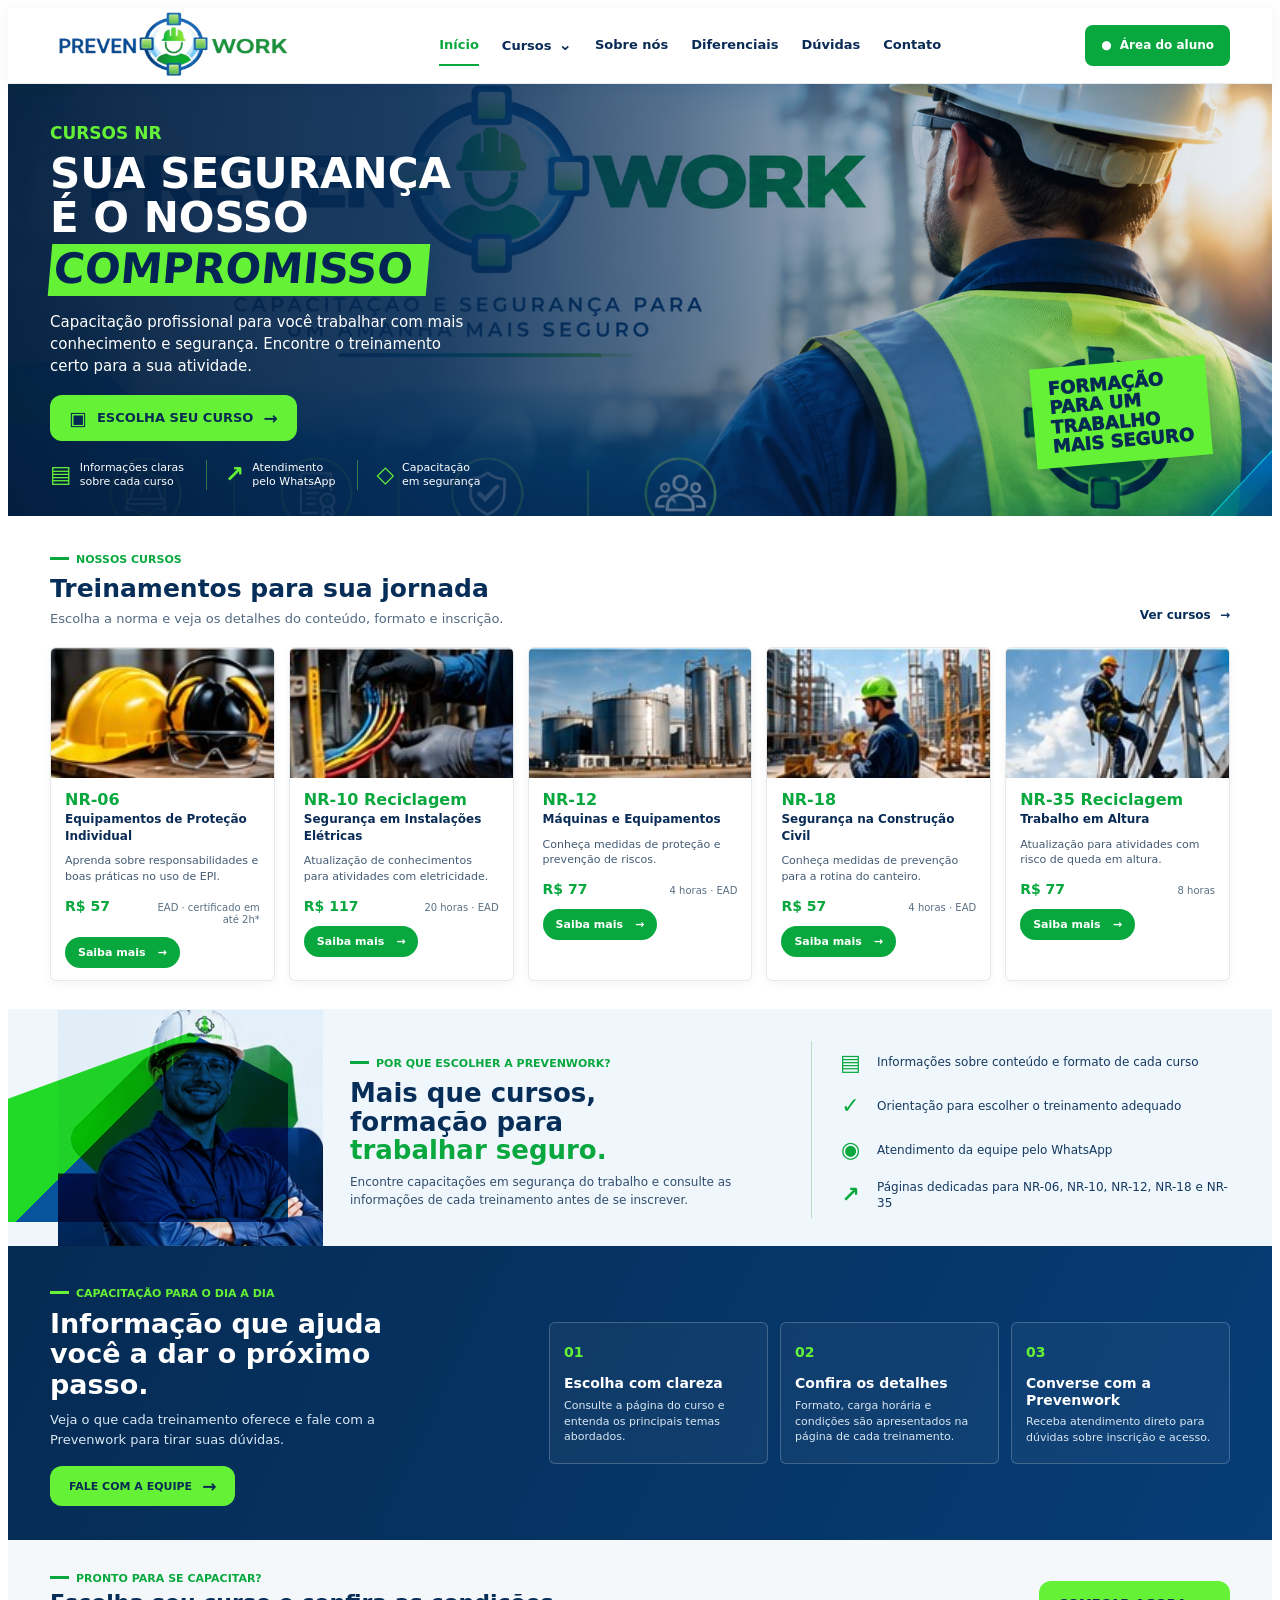
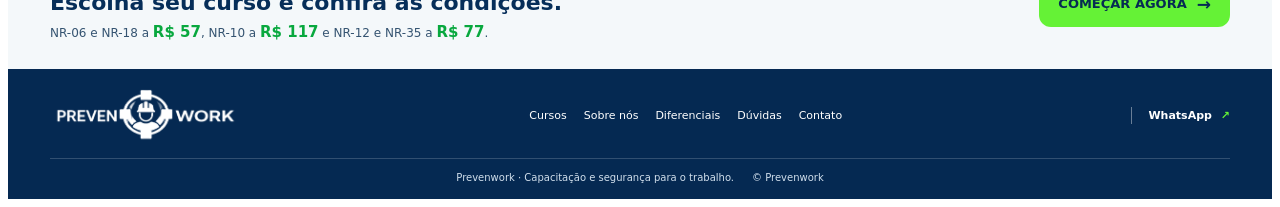
<file: index.html>
<!doctype html>
<html lang="pt-BR">
<head>
  <meta charset="utf-8">
  <meta name="viewport" content="width=device-width, initial-scale=1">
  <meta name="theme-color" content="#062e59">
  <meta name="description" content="Cursos NR-06, NR-10 Reciclagem, NR-12, NR-18 e NR-35 da Prevenwork. Conheça os treinamentos e escolha sua próxima capacitação em segurança do trabalho.">
  <link rel="icon" type="image/png" href="favicon.png">
  <!-- Google tag (gtag.js) -->
  <script async src="https://www.googletagmanager.com/gtag/js?id=G-SFPSN2C7K3"></script>
  <script>
    window.dataLayer = window.dataLayer || [];
    function gtag(){dataLayer.push(arguments);}
    gtag('js', new Date());
    gtag('config', 'G-SFPSN2C7K3');
  </script>
  <link rel="stylesheet" href="site.css">
  <title>Prevenwork | Cursos de Segurança do Trabalho</title>
</head>
<body class="site-main home-page">
  <header class="site-header home-header">
    <nav class="site-nav" aria-label="Navegação principal">
      <a class="site-brand" href="index.html" aria-label="Prevenwork, página inicial" data-track="navigation_click" data-track-location="header"><img src="logo-prevenwork.png" alt="Prevenwork"></a>
      <button class="mobile-menu-toggle" type="button" aria-expanded="false" aria-controls="home-menu" aria-label="Abrir menu"><span></span><span></span><span></span></button>
      <div class="site-nav-links" id="home-menu">
        <a href="index.html" aria-current="page" data-track="navigation_click" data-track-location="header">Início</a>
        <details class="nav-dropdown"><summary>Cursos</summary><div class="nav-dropdown-menu"><a href="nr06.html" data-track="navigation_click" data-track-location="course_menu">NR-06</a><a href="nr10.html" data-track="navigation_click" data-track-location="course_menu">NR-10 Reciclagem</a><a href="nr12.html" data-track="navigation_click" data-track-location="course_menu">NR-12</a><a href="nr18.html" data-track="navigation_click" data-track-location="course_menu">NR-18</a><a href="nr35.html" data-track="navigation_click" data-track-location="course_menu">NR-35 Reciclagem</a></div></details>
        <a href="#sobre" data-track="navigation_click" data-track-location="header">Sobre nós</a>
        <a href="#diferenciais" data-track="navigation_click" data-track-location="header">Diferenciais</a>
        <a href="#duvidas" data-track="navigation_click" data-track-location="header">Dúvidas</a>
        <a href="#contato" data-track="navigation_click" data-track-location="header">Contato</a>
      </div>
      <a class="student-link" href="https://wa.me/5524992492610?text=Ol%C3%A1!%20Preciso%20de%20ajuda%20com%20meu%20acesso%20ao%20curso." target="_blank" rel="noopener" data-track="cta_click" data-track-type="whatsapp" data-track-location="student_area"><span aria-hidden="true">●</span> Área do aluno</a>
    </nav>
  </header>
  <main>
    <section class="home-hero">
      <div class="home-hero-shade"></div>
      <div class="home-wrap home-hero-content">
        <span class="home-kicker">Cursos NR</span>
        <h1>Sua segurança<br>é o nosso <span>compromisso</span></h1>
        <p>Capacitação profissional para você trabalhar com mais conhecimento e segurança. Encontre o treinamento certo para a sua atividade.</p>
        <a class="home-button home-button-lime" href="#cursos" data-track="navigation_click" data-track-location="home_hero"><span aria-hidden="true">▣</span> Escolha seu curso <b aria-hidden="true">→</b></a>
        <div class="hero-assurances"><span><b aria-hidden="true">▤</b> Informações claras<br>sobre cada curso</span><span><b aria-hidden="true">↗</b> Atendimento<br>pelo WhatsApp</span><span><b aria-hidden="true">◇</b> Capacitação<br>em segurança</span></div>
      </div>
      <div class="hero-stamp" aria-hidden="true">FORMAÇÃO<br>PARA UM<br>TRABALHO<br>MAIS SEGURO</div>
    </section>

    <section class="home-courses" id="cursos">
      <div class="home-wrap">
        <div class="home-section-head"><div><span class="home-label">Nossos cursos</span><h2>Treinamentos para sua jornada</h2><p>Escolha a norma e veja os detalhes do conteúdo, formato e inscrição.</p></div><a class="text-link" href="#cursos-lista">Ver cursos <span aria-hidden="true">→</span></a></div>
        <div class="home-course-grid" id="cursos-lista">
          <a class="home-course-card" href="nr06.html" data-track="course_page_open" data-track-location="home_catalog"><img src="home-nr06.jpg" alt="Capacete e óculos de proteção individual"><div class="home-course-copy"><h3>NR-06</h3><strong>Equipamentos de Proteção Individual</strong><p>Aprenda sobre responsabilidades e boas práticas no uso de EPI.</p><div class="home-course-meta"><strong>R$ 57</strong><span>EAD · certificado em até 2h*</span></div><span class="course-cta">Saiba mais <b aria-hidden="true">→</b></span></div></a>
          <a class="home-course-card" href="nr10.html" data-track="course_page_open" data-track-location="home_catalog"><img src="home-nr10.jpg" alt="Profissional realizando serviço em instalação elétrica"><div class="home-course-copy"><h3>NR-10 Reciclagem</h3><strong>Segurança em Instalações Elétricas</strong><p>Atualização de conhecimentos para atividades com eletricidade.</p><div class="home-course-meta"><strong>R$ 117</strong><span>20 horas · EAD</span></div><span class="course-cta">Saiba mais <b aria-hidden="true">→</b></span></div></a>
          <a class="home-course-card" href="nr12.html" data-track="course_page_open" data-track-location="home_catalog"><img src="home-nr12.jpg" alt="Instalações industriais e equipamentos"><div class="home-course-copy"><h3>NR-12</h3><strong>Máquinas e Equipamentos</strong><p>Conheça medidas de proteção e prevenção de riscos.</p><div class="home-course-meta"><strong>R$ 77</strong><span>4 horas · EAD</span></div><span class="course-cta">Saiba mais <b aria-hidden="true">→</b></span></div></a>
          <a class="home-course-card" href="nr18.html" data-track="course_page_open" data-track-location="home_catalog"><img src="home-nr18.jpg" alt="Profissional em área de construção civil"><div class="home-course-copy"><h3>NR-18</h3><strong>Segurança na Construção Civil</strong><p>Conheça medidas de prevenção para a rotina do canteiro.</p><div class="home-course-meta"><strong>R$ 57</strong><span>4 horas · EAD</span></div><span class="course-cta">Saiba mais <b aria-hidden="true">→</b></span></div></a>
          <a class="home-course-card" href="nr35.html" data-track="course_page_open" data-track-location="home_catalog"><img src="home-nr35.jpg" alt="Profissional trabalhando em altura com segurança"><div class="home-course-copy"><h3>NR-35 Reciclagem</h3><strong>Trabalho em Altura</strong><p>Atualização para atividades com risco de queda em altura.</p><div class="home-course-meta"><strong>R$ 77</strong><span>8 horas</span></div><span class="course-cta">Saiba mais <b aria-hidden="true">→</b></span></div></a>
        </div>
      </div>
    </section>

    <section class="home-about" id="sobre">
      <div class="home-about-photo"><img src="home-about.jpg" alt="Profissional de segurança do trabalho usando uniforme e capacete"></div>
      <div class="home-wrap home-about-inner">
        <div class="home-about-copy"><span class="home-label">Por que escolher a Prevenwork?</span><h2>Mais que cursos,<br>formação para<br><em>trabalhar seguro.</em></h2><p>Encontre capacitações em segurança do trabalho e consulte as informações de cada treinamento antes de se inscrever.</p></div>
        <ul class="home-benefits"><li><b aria-hidden="true">▤</b><span>Informações sobre conteúdo e formato de cada curso</span></li><li><b aria-hidden="true">✓</b><span>Orientação para escolher o treinamento adequado</span></li><li><b aria-hidden="true">◉</b><span>Atendimento da equipe pelo WhatsApp</span></li><li><b aria-hidden="true">↗</b><span>Páginas dedicadas para NR-06, NR-10, NR-12, NR-18 e NR-35</span></li></ul>
      </div>
    </section>

    <section class="home-differentials" id="diferenciais">
      <div class="home-wrap differential-layout"><div class="differential-intro"><span class="home-label">Capacitação para o dia a dia</span><h2>Informação que ajuda você a dar o próximo passo.</h2><p>Veja o que cada treinamento oferece e fale com a Prevenwork para tirar suas dúvidas.</p><a class="home-button home-button-lime" href="https://wa.me/5524992492610?text=Ol%C3%A1!%20Quero%20tirar%20uma%20d%C3%BAvida%20sobre%20os%20cursos%20da%20Prevenwork." target="_blank" rel="noopener" data-track="cta_click" data-track-type="whatsapp" data-track-location="home_differentials">Fale com a equipe <b aria-hidden="true">→</b></a></div>
        <div class="differential-list"><article><span>01</span><div><h3>Escolha com clareza</h3><p>Consulte a página do curso e entenda os principais temas abordados.</p></div></article><article><span>02</span><div><h3>Confira os detalhes</h3><p>Formato, carga horária e condições são apresentados na página de cada treinamento.</p></div></article><article><span>03</span><div><h3>Converse com a Prevenwork</h3><p>Receba atendimento direto para dúvidas sobre inscrição e acesso.</p></div></article></div>
      </div>
    </section>

    <section class="home-final-cta" id="duvidas"><div class="home-wrap final-cta-inner"><div><span class="home-label">Pronto para se capacitar?</span><h2>Escolha seu curso e confira as condições.</h2><p>NR-06 e NR-18 a <strong>R$ 57</strong>, NR-10 a <strong>R$ 117</strong> e NR-12 e NR-35 a <strong>R$ 77</strong>.</p></div><a class="home-button home-button-lime" href="#cursos" data-track="navigation_click" data-track-location="home_final_cta">Começar agora <b aria-hidden="true">→</b></a></div></section>
  </main>
  <footer class="home-footer" id="contato"><div class="home-wrap footer-main"><a href="index.html" aria-label="Prevenwork, início"><img src="logo-prevenwork.png" alt="Prevenwork"></a><nav aria-label="Links do rodapé"><a href="#cursos">Cursos</a><a href="#sobre">Sobre nós</a><a href="#diferenciais">Diferenciais</a><a href="#duvidas">Dúvidas</a><a href="https://wa.me/5524992492610" target="_blank" rel="noopener" data-track="cta_click" data-track-type="whatsapp" data-track-location="home_footer">Contato</a></nav><a class="footer-whatsapp" href="https://wa.me/5524992492610" target="_blank" rel="noopener" data-track="cta_click" data-track-type="whatsapp" data-track-location="home_footer">WhatsApp <span aria-hidden="true">↗</span></a></div><div class="home-wrap footer-bottom"><span>Prevenwork · Capacitação e segurança para o trabalho.</span><span>© Prevenwork</span></div></footer>
  <script src="site.js"></script>
</body>
</html>
</file>
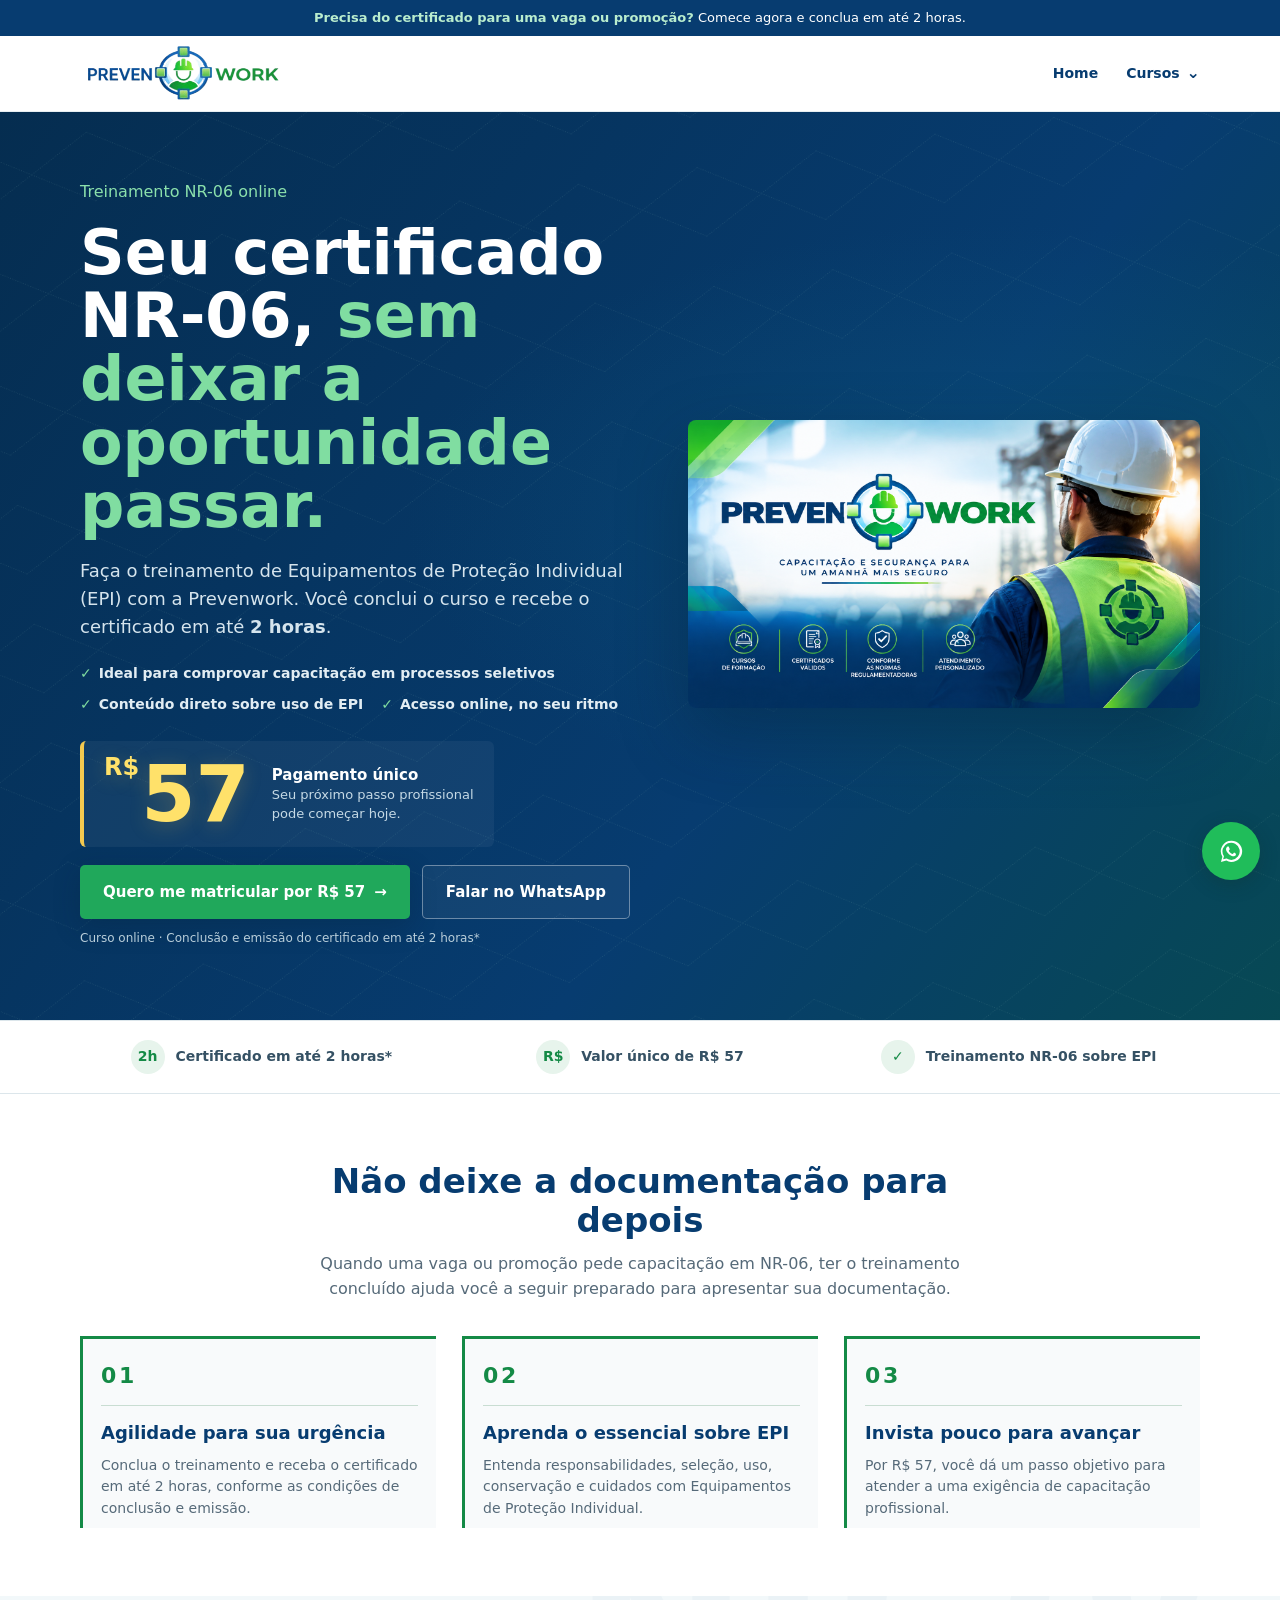
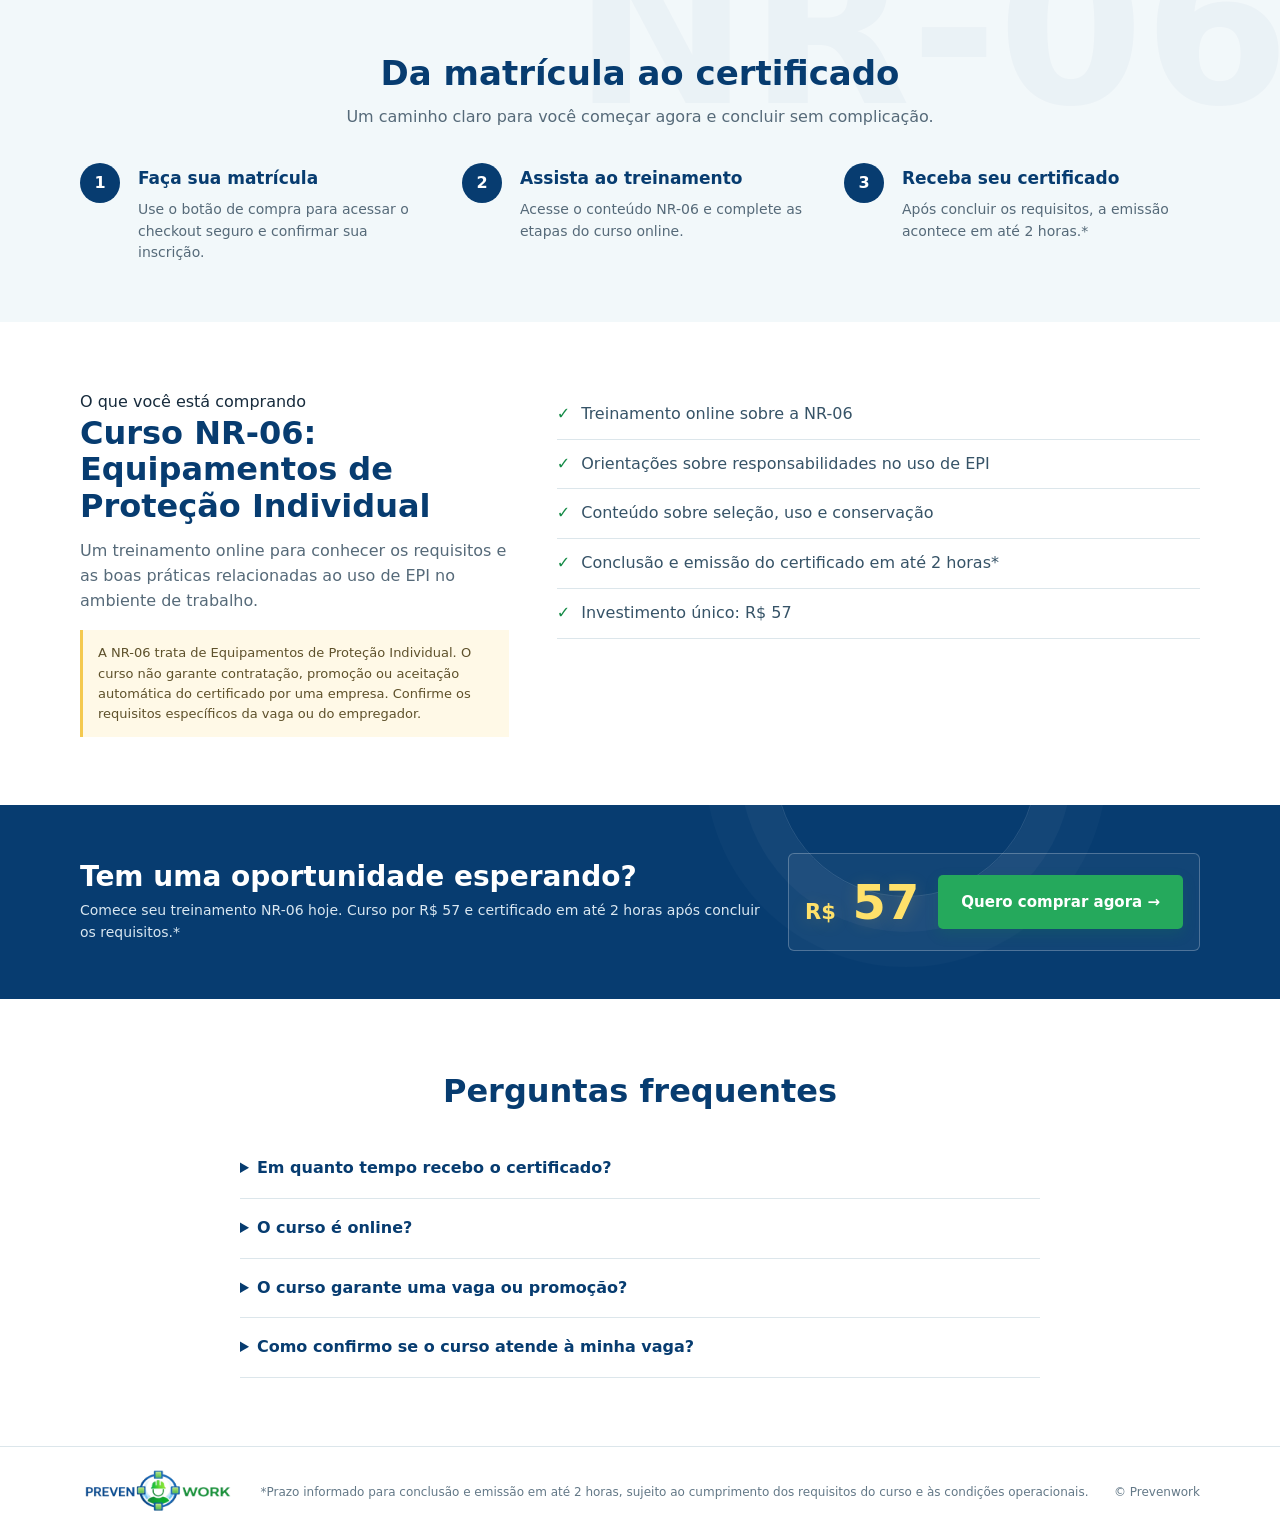
<file: nr06.html>
<!doctype html>
<html lang="pt-BR">
<head>
  <meta charset="utf-8">
  <meta name="viewport" content="width=device-width, initial-scale=1">
  <meta name="theme-color" content="#073c70">
  <meta name="description" content="Curso NR-06 da Prevenwork por R$ 57. Faça seu treinamento de Equipamentos de Proteção Individual e receba o certificado em até 2 horas.">
  <link rel="icon" type="image/png" href="favicon.png">
  <!-- Google tag (gtag.js) -->
  <script async src="https://www.googletagmanager.com/gtag/js?id=G-SFPSN2C7K3"></script>
  <script>
    window.dataLayer = window.dataLayer || [];
    function gtag(){dataLayer.push(arguments);}
    gtag('js', new Date());
    gtag('config', 'G-SFPSN2C7K3');
  </script>
  <link rel="stylesheet" href="site.css">
  <title>Curso NR-06 por R$ 57 | Prevenwork</title>
  <style>
    :root{--blue:#073c70;--blue-2:#0d5a9c;--green:#148a46;--ink:#172b3c;--muted:#566a79;--line:#dce6eb;--pale:#f2f8fa;--white:#fff;--yellow:#f4c94f;--navy:#052d50}
    *{box-sizing:border-box}html{scroll-behavior:smooth}body{margin:0;color:var(--ink);font:16px/1.55 Inter,ui-sans-serif,system-ui,-apple-system,"Segoe UI",sans-serif;background:var(--white)}a{color:inherit}button,a{ -webkit-tap-highlight-color:transparent}.wrap{width:min(1120px,calc(100% - 40px));margin-inline:auto}
    .topline{background:var(--blue);color:#fff;font-size:13px;text-align:center;padding:8px 16px}.topline strong{color:#b9edce}
    header{height:76px;display:flex;align-items:center;border-bottom:1px solid #edf1f3;background:#fff}.nav{display:flex;align-items:center;justify-content:space-between;gap:20px}.brand img{display:block;width:218px;height:auto}.nav-link{color:var(--blue);font-weight:700;text-decoration:none;font-size:14px}
    .hero{position:relative;isolation:isolate;overflow:hidden;background:var(--navy);padding:68px 0 72px;color:#fff}.hero:before{content:"";position:absolute;z-index:-1;inset:0;background:radial-gradient(ellipse at 78% 45%,#0c5c8170,transparent 42%),linear-gradient(125deg,#052d50 0%,#073c70 62%,#07533d 130%)}.hero:after{content:"";position:absolute;z-index:-1;inset:-35%;opacity:.12;background-image:linear-gradient(30deg,transparent 49.8%,#b7e7d0 50%,transparent 50.2%),linear-gradient(150deg,transparent 49.8%,#b7e7d0 50%,transparent 50.2%);background-size:120px 120px;transform:translateY(var(--parallax-grid,0px)) rotate(-8deg)}.hero-grid{display:grid;grid-template-columns:1.04fr .96fr;align-items:center;gap:54px}.hero .eyebrow{color:#8be0ac}.hero h1{font-size:clamp(42px,5vw,62px);line-height:1.02;letter-spacing:0;margin:16px 0 20px;color:#fff;max-width:640px}.hero h1 em{font-style:normal;color:#80dda1}.hero .lead{font-size:18px;color:#d5e4ed;max-width:570px;margin:0 0 22px}.hero .quick-points{display:flex;flex-wrap:wrap;gap:10px 18px;margin:0 0 25px;padding:0;list-style:none;color:#e2edf3;font-size:14px;font-weight:650}.quick-points li:before{content:"✓";color:#80dda1;font-weight:900;margin-right:7px}.offer{display:flex;align-items:center;gap:18px;margin:4px 0 18px}.hero .price{font-size:54px;line-height:1;color:#fff;font-weight:850;letter-spacing:0}.price small{font-size:18px;vertical-align:top;margin-right:2px}.hero .price-note{font-size:13px;color:#c5d9e5;line-height:1.4}.hero .price-note strong{display:block;color:#fff;font-size:15px}.actions{display:flex;flex-wrap:wrap;align-items:center;gap:12px}.btn{min-height:54px;padding:0 23px;border:0;border-radius:5px;display:inline-flex;align-items:center;justify-content:center;gap:9px;text-decoration:none;font-size:15px;font-weight:800;cursor:pointer;transition:transform .18s,background .18s,box-shadow .18s}.btn:hover{transform:translateY(-2px)}.btn-primary{background:var(--green);color:#fff;box-shadow:0 5px 14px #148a4630}.btn-primary:hover{background:#0d7139;box-shadow:0 9px 22px #148a4650}.hero .btn-primary{background:#20a85b;box-shadow:0 8px 26px #031f3540}.hero .btn-primary:hover{background:#28bc68}.hero .btn-outline{background:#ffffff0d;border:1px solid #ffffff60;color:#fff}.microcopy{font-size:12px;color:var(--muted);margin:10px 0 0}.hero .microcopy{color:#b9ceda}.visual-stage{position:relative;min-height:440px;display:grid;place-items:center}.visual-stage:before,.visual-stage:after{content:"";position:absolute;inset:7% 6%;border:1px solid #81d7aa70;border-radius:48% 52% 43% 57%/52% 42% 58% 48%;transform:rotate(-16deg);pointer-events:none}.visual-stage:after{inset:15% 0;border-color:#78bfe850;border-radius:42% 58% 55% 45%/45% 54% 46% 55%;transform:rotate(18deg)}.media-placeholder{position:relative;z-index:1;width:min(100%,440px);min-height:330px;border:1px dashed #b4d3df90;border-radius:10px;background:linear-gradient(140deg,#dceaf01c,#eff8f312);backdrop-filter:blur(7px);display:flex;align-items:center;justify-content:center;text-align:center;color:#e1eef2;padding:26px;box-shadow:0 26px 70px #001b2b55;transform:translateY(var(--parallax-card,0px));transition:transform .2s ease-out}.media-placeholder span{display:block;font-size:14px;color:#c0d5df}.media-placeholder strong{display:block;color:#fff;font-size:17px;margin-bottom:5px}.visual-badge{position:absolute;z-index:2;display:flex;align-items:center;gap:10px;padding:12px 15px;background:#fff;color:var(--blue);border-radius:6px;box-shadow:0 12px 30px #001b2b40;font-size:13px;font-weight:750;animation:badge-float 4s ease-in-out infinite}.visual-badge b{font-size:20px;color:var(--green)}.visual-badge.badge-top{top:8%;right:0}.visual-badge.badge-bottom{bottom:8%;left:0;animation-delay:-2s}@keyframes badge-float{50%{transform:translateY(-7px)}}
    .visual-stage{min-height:0;display:block}.visual-stage:before,.visual-stage:after{display:none}.banner-image{display:block;position:relative;z-index:1;width:100%;height:auto;aspect-ratio:16/9;object-fit:contain;border-radius:8px;box-shadow:0 26px 70px #001b2b55;transform:translateY(var(--parallax-card,0px));transition:transform .2s ease-out}
    .trust{border-block:1px solid var(--line);background:#fff}.trust-row{display:grid;grid-template-columns:repeat(3,1fr);padding:19px 0;gap:16px}.trust-item{display:flex;justify-content:center;align-items:center;gap:11px;color:#355164;font-size:14px;font-weight:700}.trust-icon{width:34px;height:34px;flex:0 0 34px;border-radius:50%;display:grid;place-items:center;background:#e7f4ec;color:var(--green);font-weight:900}.content{position:relative}.section-head h2{font-size:36px}.benefit{border-top:0;border-left:3px solid var(--green);padding:21px 19px;background:linear-gradient(120deg,#f4f9f7,#f5f8fa);transition:transform .2s,box-shadow .2s}.benefit:hover{transform:translateY(-4px);box-shadow:0 12px 28px #103b5512}.benefit .symbol{font-size:12px;letter-spacing:.12em;border-bottom:1px solid #c9ddd2;padding-bottom:12px;margin-bottom:15px}.steps-band{position:relative;overflow:hidden;background:#edf5f5}.steps-band:before{content:"NR-06";position:absolute;right:-10px;top:-70px;font-size:210px;line-height:1;font-weight:900;color:#073c7008;pointer-events:none}.step{transition:transform .2s}.step:hover{transform:translateY(-3px)}.close-band{position:relative;overflow:hidden;background:linear-gradient(110deg,#052d50,#073c70 65%,#07533d)}.close-band:after{content:"";position:absolute;width:260px;height:260px;right:19%;top:-170px;border:1px solid #ffffff20;border-radius:50%;box-shadow:0 0 0 35px #ffffff08,0 0 0 70px #ffffff05;pointer-events:none}.close-inner{position:relative;z-index:1}
    .reveal{opacity:0;transform:translateY(20px);transition:opacity .65s ease,transform .65s ease}.reveal.is-visible{opacity:1;transform:translateY(0)}
    section.content{padding:68px 0}.section-head{text-align:center;max-width:690px;margin:0 auto 34px}.section-head h2{font-size:34px;line-height:1.15;color:var(--blue);margin:0 0 12px;letter-spacing:0}.section-head p{color:var(--muted);margin:0}.benefit-grid{display:grid;grid-template-columns:repeat(3,1fr);gap:26px}.benefit{border-top:3px solid var(--green);padding:20px 18px 8px;background:#f8fafb}.benefit h3{margin:0 0 8px;color:var(--blue);font-size:18px}.benefit p{color:var(--muted);margin:0;font-size:14px}.benefit .symbol{font-size:22px;color:var(--green);font-weight:900;margin-bottom:13px}
    .steps-band{background:var(--pale);padding:58px 0}.steps{display:grid;grid-template-columns:repeat(3,1fr);gap:26px;counter-reset:step}.step{position:relative;padding-left:58px}.step:before{counter-increment:step;content:counter(step);position:absolute;left:0;top:0;width:40px;height:40px;display:grid;place-items:center;background:var(--blue);color:#fff;border-radius:50%;font-weight:800}.step h3{margin:2px 0 7px;color:var(--blue);font-size:17px}.step p{margin:0;color:var(--muted);font-size:14px}
    .course{display:grid;grid-template-columns:.8fr 1.2fr;gap:48px;align-items:start}.course h2{font-size:32px;line-height:1.15;color:var(--blue);margin:0 0 14px}.course p{color:var(--muted);margin-top:0}.course-list{list-style:none;margin:0;padding:0}.course-list li{padding:12px 0;border-bottom:1px solid var(--line);display:flex;gap:11px;color:#365367}.course-list li:before{content:"✓";color:var(--green);font-weight:900}.notice{margin-top:17px;padding:13px 15px;border-left:3px solid var(--yellow);background:#fff9e7;color:#5e512b;font-size:13px}
    .close-band{background:var(--blue);color:#fff;padding:48px 0}.close-inner{display:flex;justify-content:space-between;align-items:center;gap:25px}.close-inner h2{font-size:28px;line-height:1.15;margin:0 0 7px}.close-inner p{margin:0;color:#d9e7f1;font-size:14px}.close-price{display:flex;align-items:center;gap:19px;flex-shrink:0}.close-price b{font-size:36px;white-space:nowrap}.close-price b small{font-size:17px}.close-band .btn-primary{background:#25a95c}
    .faq{max-width:800px;margin:auto}.faq details{border-bottom:1px solid var(--line);padding:17px 0}.faq summary{cursor:pointer;font-weight:750;color:var(--blue)}.faq details p{color:var(--muted);margin:12px 0 0;font-size:14px}.faq-title{text-align:center;color:var(--blue);font-size:32px;margin:0 0 22px}
    .reveal{opacity:0;transform:translateY(20px);transition:opacity .65s ease,transform .65s ease}.reveal.is-visible{opacity:1;transform:translateY(0)}
    footer{border-top:1px solid var(--line);padding:22px 0;color:#637887;font-size:12px}.footer-row{display:flex;justify-content:space-between;gap:18px;align-items:center}.footer-row img{width:155px;height:auto}.whatsapp-float{position:fixed;right:20px;bottom:20px;z-index:5;width:58px;height:58px;display:grid;place-items:center;border-radius:50%;background:#20bd5a;color:#fff;text-decoration:none;box-shadow:0 5px 18px #102e2540}.whatsapp-float svg{width:27px;height:27px;fill:currentColor}.mobile-buy{display:none}.analytics-consent{position:fixed;z-index:8;left:20px;bottom:20px;width:min(420px,calc(100vw - 40px));padding:16px;background:#fff;border:1px solid var(--line);border-radius:7px;box-shadow:0 12px 35px #092a3c30;color:var(--ink)}.analytics-consent p{font-size:13px;line-height:1.45;margin:0 0 12px}.analytics-consent-actions{display:flex;gap:9px}.analytics-consent button{min-height:39px;border:1px solid var(--blue);border-radius:4px;padding:0 13px;font:inherit;font-size:13px;font-weight:700;cursor:pointer}.analytics-consent .consent-accept{background:var(--blue);color:#fff}.analytics-consent .consent-reject{background:#fff;color:var(--blue)}
    @media(max-width:800px){.hero{padding:48px 0}.hero-grid{grid-template-columns:1fr;gap:22px}.visual-stage{min-height:0;grid-row:2}.media-placeholder{min-height:260px;width:min(100%,520px)}.visual-badge.badge-top{right:5%}.visual-badge.badge-bottom{left:5%}.benefit-grid{gap:13px}.benefit{padding:17px 14px 12px}.course{grid-template-columns:1fr;gap:18px}.close-inner{align-items:flex-start;flex-direction:column}.close-price{width:100%;justify-content:space-between}.trust-item{font-size:12px}}
    @media(max-width:560px){.wrap{width:min(100% - 32px,1120px)}.topline{font-size:11px}.brand img{width:174px}.nav-link{font-size:12px}.hero{padding:35px 0 38px}.hero h1{font-size:41px}.hero .lead{font-size:16px}.hero .quick-points{display:grid;gap:7px}.offer{gap:13px}.hero .price{font-size:47px}.actions{display:grid;grid-template-columns:1fr}.btn{width:100%}.visual-stage{min-height:0}.media-placeholder{min-height:220px;padding:18px}.visual-badge{padding:9px 11px;font-size:11px}.visual-badge b{font-size:17px}.visual-badge.badge-top{top:0;right:0}.visual-badge.badge-bottom{bottom:0;left:0}.trust-row{grid-template-columns:1fr;padding:13px 0;gap:9px}.trust-item{justify-content:flex-start;font-size:13px}.section-head h2,.faq-title{font-size:28px}.content{padding:50px 0!important}.benefit-grid{grid-template-columns:1fr}.steps-band{padding:44px 0}.steps{grid-template-columns:1fr;gap:24px}.course h2{font-size:28px}.close-price{align-items:flex-start;flex-direction:column;gap:14px}.footer-row{align-items:flex-start;flex-direction:column}.whatsapp-float{right:14px;bottom:78px;width:54px;height:54px}.mobile-buy{display:flex;position:fixed;z-index:4;bottom:0;left:0;right:0;background:#fff;padding:9px 14px calc(9px + env(safe-area-inset-bottom));box-shadow:0 -3px 15px #102e2518;align-items:center;justify-content:space-between;gap:10px}.mobile-buy strong{color:var(--blue);font-size:19px;white-space:nowrap}.mobile-buy .btn{width:auto;min-height:44px;padding:0 15px;font-size:13px}body{padding-bottom:65px}}
    .offer{gap:22px;padding:14px 20px;background:#ffffff0c;border-left:4px solid var(--yellow);border-radius:6px;width:max-content;max-width:100%}.hero .price{font-size:78px;color:#ffe16a;text-shadow:0 4px 20px #f4c94f35}.hero .price small{font-size:24px}.price-note strong{font-size:16px}.close-price{padding:11px 16px;border:1px solid #ffffff40;border-radius:6px;background:#ffffff0c}.close-price b{font-size:48px;color:#ffe16a;text-shadow:0 3px 18px #f4c94f30}.close-price b small{font-size:21px}.mobile-buy strong{font-size:26px}
    @media(max-width:560px){.offer{width:100%;justify-content:flex-start;padding:12px 15px;gap:15px}.hero .price{font-size:64px}.hero .price small{font-size:20px}.price-note strong{font-size:15px}.close-price{width:100%;padding:12px 14px}.close-price b{font-size:44px}.mobile-buy strong{font-size:24px}}
    @media(prefers-reduced-motion:reduce){*,*:before,*:after{scroll-behavior:auto!important;animation-duration:.01ms!important;animation-iteration-count:1!important;transition-duration:.01ms!important}.reveal{opacity:1;transform:none}}
  </style>
</head>
<body>
  <div class="topline"><strong>Precisa do certificado para uma vaga ou promoção?</strong> Comece agora e conclua em até 2 horas.</div>
  <header class="site-header"><nav class="site-nav" aria-label="Navegação principal"><a class="site-brand" href="index.html" aria-label="Prevenwork, página inicial" data-track="navigation_click" data-track-location="header"><img src="logo-prevenwork.png" alt="Prevenwork"></a><div class="site-nav-links"><a href="index.html" data-track="navigation_click" data-track-location="header">Home</a><details class="nav-dropdown"><summary>Cursos</summary><div class="nav-dropdown-menu"><a href="nr06.html" aria-current="page" data-track="navigation_click" data-track-location="course_menu">NR-06</a><a href="nr10.html" data-track="navigation_click" data-track-location="course_menu">NR-10 Reciclagem</a><a href="nr12.html" data-track="navigation_click" data-track-location="course_menu">NR-12</a><a href="nr18.html" data-track="navigation_click" data-track-location="course_menu">NR-18</a><a href="nr35.html" data-track="navigation_click" data-track-location="course_menu">NR-35 Reciclagem</a></div></details></div></nav></header>
  <main>
    <section class="hero" id="inicio"><div class="wrap hero-grid">
      <div><span class="eyebrow">Treinamento NR-06 online</span><h1>Seu certificado NR-06, <em>sem deixar a oportunidade passar.</em></h1><p class="lead">Faça o treinamento de Equipamentos de Proteção Individual (EPI) com a Prevenwork. Você conclui o curso e recebe o certificado em até <strong>2 horas</strong>.</p>
        <ul class="quick-points"><li>Ideal para comprovar capacitação em processos seletivos</li><li>Conteúdo direto sobre uso de EPI</li><li>Acesso online, no seu ritmo</li></ul>
        <div class="offer"><div class="price"><small>R$</small>57</div><div class="price-note"><strong>Pagamento único</strong>Seu próximo passo profissional<br>pode começar hoje.</div></div>
        <div class="actions"><a class="btn btn-primary checkout" href="#comprar">Quero me matricular por R$ 57 <span aria-hidden="true">→</span></a><a class="btn btn-outline" href="https://wa.me/5524992492610" target="_blank" rel="noopener">Falar no WhatsApp</a></div><p class="microcopy">Curso online · Conclusão e emissão do certificado em até 2 horas*</p>
      </div>
      <div class="visual-stage"><img class="banner-image" src="banner-prevenwork.png" alt="Banner Prevenwork: capacitação e segurança para um amanhã mais seguro. Cursos de formação, certificados válidos, conformidade com normas regulamentadoras e atendimento personalizado."></div>
    </div></section>
    <div class="trust"><div class="wrap trust-row"><div class="trust-item"><span class="trust-icon">2h</span>Certificado em até 2 horas*</div><div class="trust-item"><span class="trust-icon">R$</span>Valor único de R$ 57</div><div class="trust-item"><span class="trust-icon">✓</span>Treinamento NR-06 sobre EPI</div></div></div>
    <section class="content"><div class="wrap"><div class="section-head"><h2>Não deixe a documentação para depois</h2><p>Quando uma vaga ou promoção pede capacitação em NR-06, ter o treinamento concluído ajuda você a seguir preparado para apresentar sua documentação.</p></div>
      <div class="benefit-grid"><article class="benefit"><div class="symbol">01</div><h3>Agilidade para sua urgência</h3><p>Conclua o treinamento e receba o certificado em até 2 horas, conforme as condições de conclusão e emissão.</p></article><article class="benefit"><div class="symbol">02</div><h3>Aprenda o essencial sobre EPI</h3><p>Entenda responsabilidades, seleção, uso, conservação e cuidados com Equipamentos de Proteção Individual.</p></article><article class="benefit"><div class="symbol">03</div><h3>Invista pouco para avançar</h3><p>Por R$ 57, você dá um passo objetivo para atender a uma exigência de capacitação profissional.</p></article></div>
    </div></section>
    <section class="steps-band"><div class="wrap"><div class="section-head"><h2>Da matrícula ao certificado</h2><p>Um caminho claro para você começar agora e concluir sem complicação.</p></div><div class="steps"><article class="step"><h3>Faça sua matrícula</h3><p>Use o botão de compra para acessar o checkout seguro e confirmar sua inscrição.</p></article><article class="step"><h3>Assista ao treinamento</h3><p>Acesse o conteúdo NR-06 e complete as etapas do curso online.</p></article><article class="step"><h3>Receba seu certificado</h3><p>Após concluir os requisitos, a emissão acontece em até 2 horas.*</p></article></div></div></section>
    <section class="content"><div class="wrap course"><div><span class="eyebrow">O que você está comprando</span><h2>Curso NR-06: Equipamentos de Proteção Individual</h2><p>Um treinamento online para conhecer os requisitos e as boas práticas relacionadas ao uso de EPI no ambiente de trabalho.</p><div class="notice">A NR-06 trata de Equipamentos de Proteção Individual. O curso não garante contratação, promoção ou aceitação automática do certificado por uma empresa. Confirme os requisitos específicos da vaga ou do empregador.</div></div><ul class="course-list"><li>Treinamento online sobre a NR-06</li><li>Orientações sobre responsabilidades no uso de EPI</li><li>Conteúdo sobre seleção, uso e conservação</li><li>Conclusão e emissão do certificado em até 2 horas*</li><li>Investimento único: R$ 57</li></ul></div></section>
    <section class="close-band" id="comprar"><div class="wrap close-inner"><div><h2>Tem uma oportunidade esperando?</h2><p>Comece seu treinamento NR-06 hoje. Curso por R$ 57 e certificado em até 2 horas após concluir os requisitos.*</p></div><div class="close-price"><b><small>R$</small> 57</b><a class="btn btn-primary checkout" href="#comprar">Quero comprar agora →</a></div></div></section>
    <section class="content"><div class="wrap faq"><h2 class="faq-title">Perguntas frequentes</h2><details><summary>Em quanto tempo recebo o certificado?</summary><p>A previsão informada pela Prevenwork é de até 2 horas para conclusão do curso e emissão do certificado, após o cumprimento dos requisitos. Em caso de dúvida sobre prazos, confirme pelo WhatsApp.</p></details><details><summary>O curso é online?</summary><p>Sim. O treinamento é realizado online. Você pode tirar dúvidas sobre acesso e matrícula diretamente com a equipe da Prevenwork.</p></details><details><summary>O curso garante uma vaga ou promoção?</summary><p>Não. O curso oferece capacitação e certificado; contratação, promoção e aceitação do documento dependem dos critérios do empregador e da vaga.</p></details><details><summary>Como confirmo se o curso atende à minha vaga?</summary><p>Confira os requisitos com o recrutador ou empregador. Se precisar de ajuda com as informações do treinamento, fale com a Prevenwork pelo WhatsApp.</p></details></div></section>
  </main>
  <footer><div class="wrap footer-row"><img src="logo-prevenwork.png" alt="Prevenwork"><span>*Prazo informado para conclusão e emissão em até 2 horas, sujeito ao cumprimento dos requisitos do curso e às condições operacionais.</span><span>© Prevenwork</span></div></footer>
  <a class="whatsapp-float" href="https://wa.me/5524992492610" target="_blank" rel="noopener" aria-label="Falar com a Prevenwork pelo WhatsApp"><svg viewBox="0 0 32 32" aria-hidden="true"><path d="M16 3.2A12.6 12.6 0 0 0 5.2 22.3L3.5 28.5l6.4-1.7A12.6 12.6 0 1 0 16 3.2Zm0 22.8c-2 0-4-.5-5.7-1.6l-.4-.2-3.8 1 1-3.7-.3-.4A10.2 10.2 0 1 1 16 26Zm5.6-7.6c-.3-.2-1.8-.9-2.1-1s-.5-.2-.7.2-.8 1-1 1.2-.4.2-.7.1a8.3 8.3 0 0 1-2.5-1.5 9.2 9.2 0 0 1-1.7-2.1c-.2-.4 0-.5.2-.7l.5-.6.3-.5c.1-.2 0-.4 0-.6l-1-2.2c-.2-.6-.5-.5-.7-.5h-.6c-.2 0-.6.1-.9.4s-1.2 1.2-1.2 2.8 1.2 3.2 1.4 3.4a12.2 12.2 0 0 0 4.7 4.1c.7.3 1.2.5 1.6.6.7.2 1.4.2 1.9.1.6-.1 1.8-.7 2-1.4.2-.6.2-1.2.1-1.3s-.3-.2-.6-.4Z"/></svg></a>
  <div class="mobile-buy"><strong>R$ 57</strong><a class="btn btn-primary checkout" href="#comprar">Comprar agora →</a></div>
  <script>
    // Substitua pela URL do checkout antes de publicar.
    const CHECKOUT_URL = "https://pay.hotmart.com/A107875652E?checkoutMode=10";
    document.querySelectorAll(".checkout").forEach((link) => {
      if (CHECKOUT_URL) link.href = CHECKOUT_URL;
      else link.addEventListener("click", (event) => {
        event.preventDefault();
        window.open("https://wa.me/5524992492610?text=Ol%C3%A1!%20Quero%20me%20matricular%20no%20curso%20NR-06%20da%20Prevenwork%20por%20R%24%2057.", "_blank", "noopener");
      });
    });
    document.addEventListener("click", (event) => {
      const link = event.target.closest("a.checkout, a[href^='https://wa.me/']");
      if (!link) return;
      const isCheckout = link.matches(".checkout");
      const location = link.closest(".mobile-buy") ? "mobile_sticky" :
        link.closest(".hero") ? "hero" :
        link.closest(".close-band") ? "closing_offer" :
        link.classList.contains("whatsapp-float") ? "floating_whatsapp" :
        link.closest("header") ? "header" : "other";
      const eventData = { cta_type: isCheckout ? "checkout" : "whatsapp", cta_location: location, transport_type: "beacon" };
      if (isCheckout && link.target !== "_blank") {
        event.preventDefault();
        eventData.event_callback = () => { window.location.href = link.href; };
        eventData.event_timeout = 1000;
      }
      window.gtag("event", "cta_click", eventData);
    });
    const motionOK = !window.matchMedia("(prefers-reduced-motion: reduce)").matches;
    if (motionOK) {
      document.querySelectorAll(".benefit, .step, .course-list li, .faq details").forEach((item) => item.classList.add("reveal"));
      const revealObserver = new IntersectionObserver((entries, observer) => {
        entries.forEach((entry) => {
          if (entry.isIntersecting) {
            entry.target.classList.add("is-visible");
            observer.unobserve(entry.target);
          }
        });
      }, { threshold: 0.12 });
      document.querySelectorAll(".reveal").forEach((item) => revealObserver.observe(item));
      let ticking = false;
      window.addEventListener("scroll", () => {
        if (ticking) return;
        ticking = true;
        requestAnimationFrame(() => {
          const offset = Math.min(window.scrollY, 520);
          document.documentElement.style.setProperty("--parallax-card", `${offset * -0.055}px`);
          document.documentElement.style.setProperty("--parallax-grid", `${offset * 0.12}px`);
          ticking = false;
        });
      }, { passive: true });
    }
  </script>
  <script src="site.js"></script>
</body>
</html>
</file>
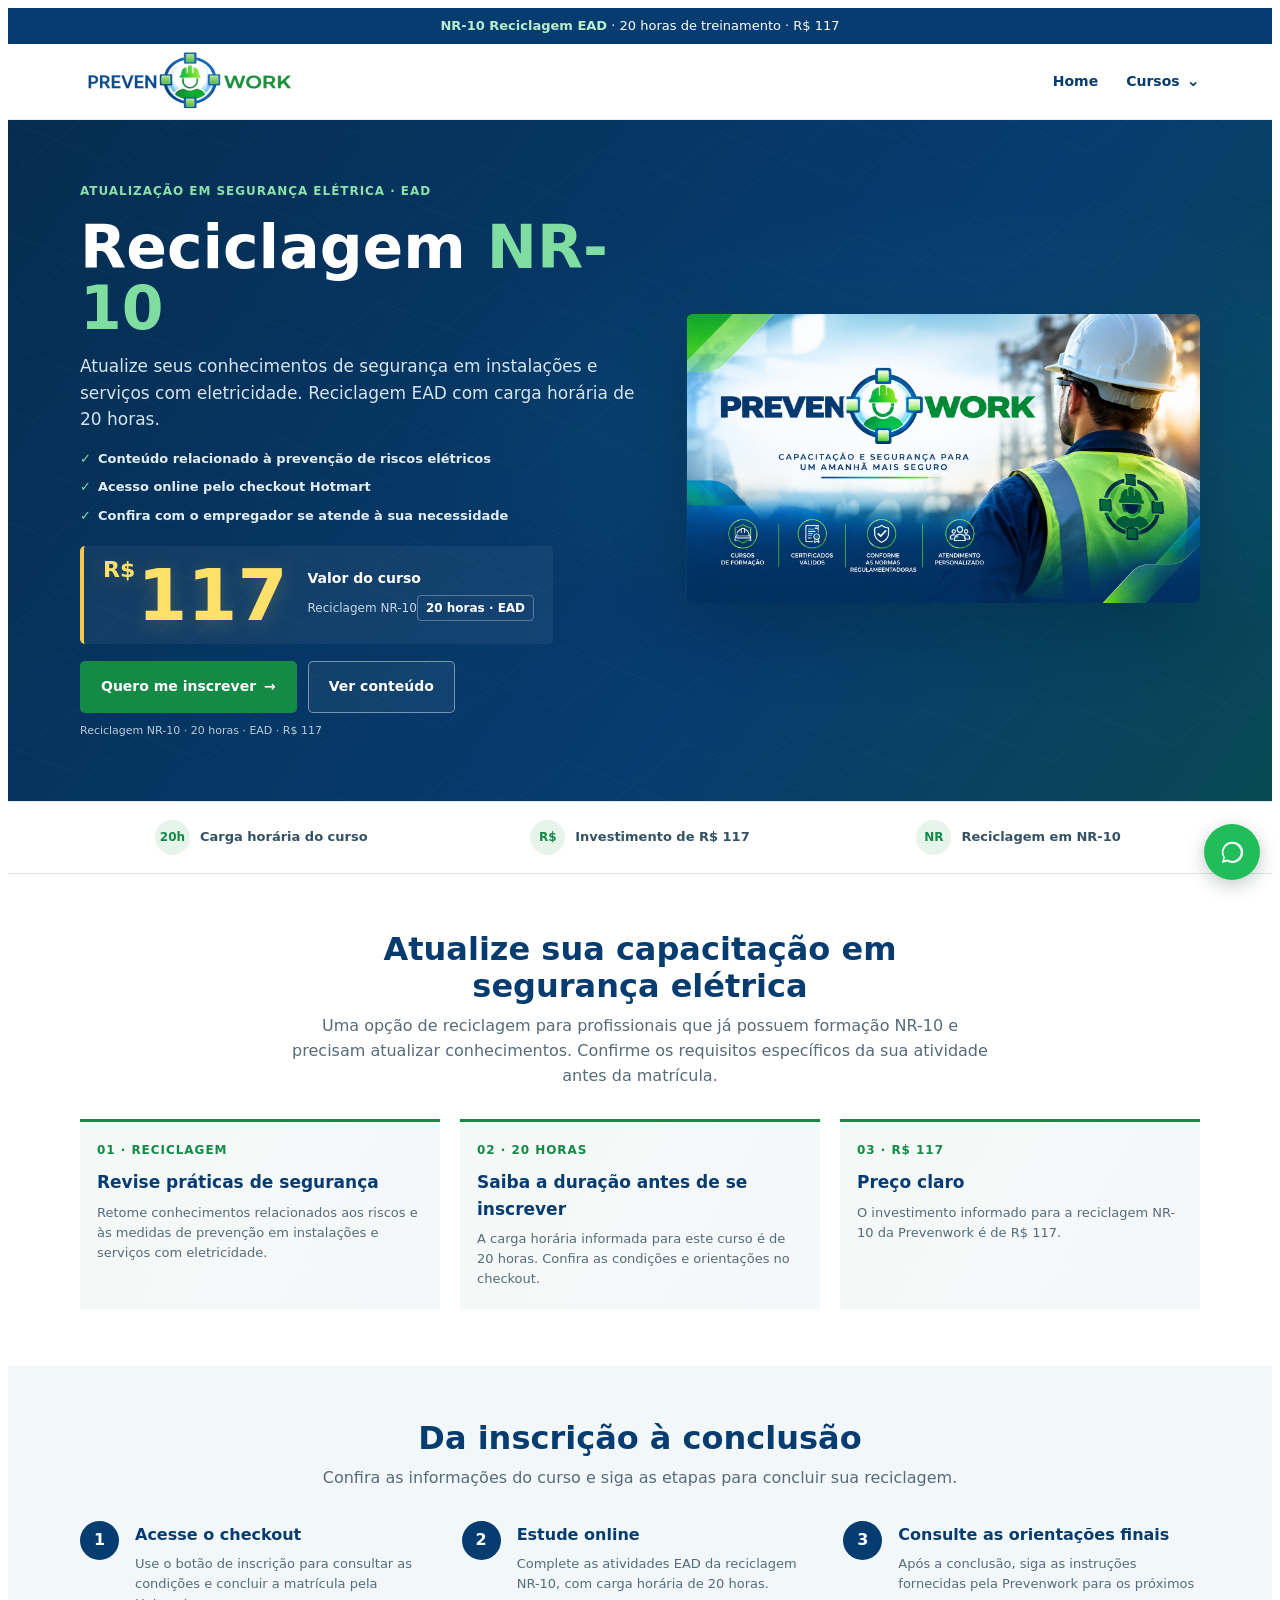
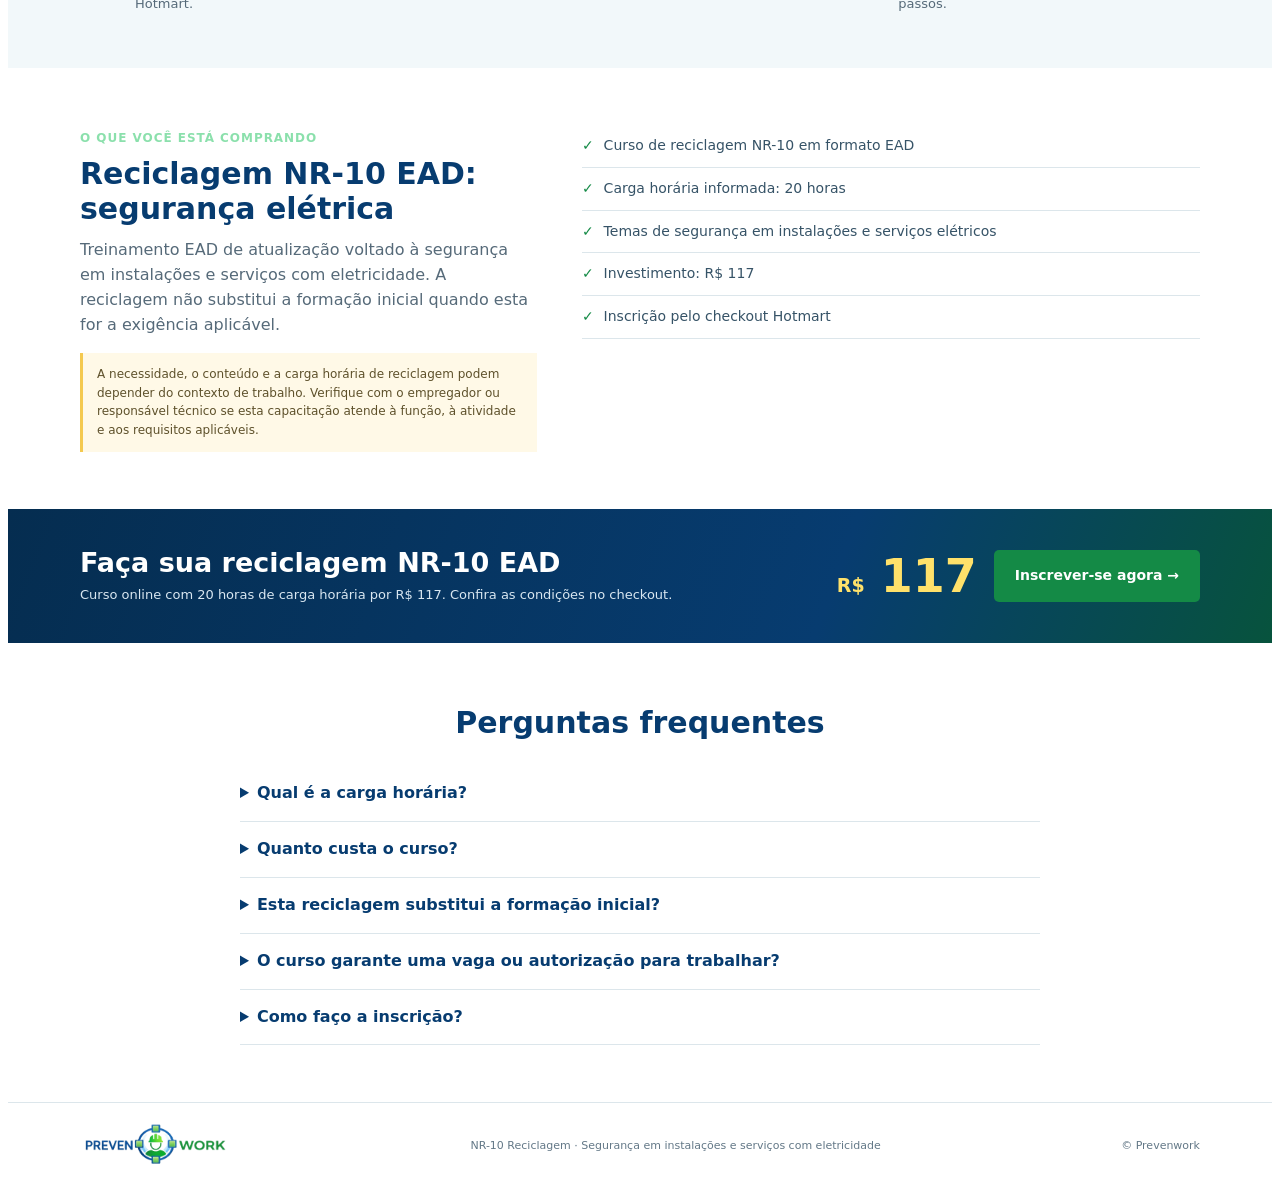
<file: nr10.html>
<!doctype html>
<html lang="pt-BR">
<head>
  <meta charset="utf-8">
  <meta name="viewport" content="width=device-width, initial-scale=1">
  <meta name="theme-color" content="#073c70">
  <meta name="description" content="Reciclagem NR-10 EAD da Prevenwork: 20 horas de treinamento por R$ 117. Inscreva-se pelo checkout Hotmart.">
  <link rel="icon" type="image/png" href="favicon.png">
  <link rel="stylesheet" href="site.css">
  <link rel="stylesheet" href="course-pages.css">
  <!-- Google tag (gtag.js) -->
  <script async src="https://www.googletagmanager.com/gtag/js?id=G-SFPSN2C7K3"></script>
  <script>window.dataLayer=window.dataLayer||[];function gtag(){dataLayer.push(arguments)}gtag('js',new Date());gtag('config','G-SFPSN2C7K3');</script>
  <title>Reciclagem NR-10 por R$ 117 | Prevenwork</title>
</head>
<body class="site-main course-detail">
  <div class="cd-topline"><strong>NR-10 Reciclagem EAD</strong> · 20 horas de treinamento · R$ 117</div>
  <header class="site-header"><nav class="site-nav" aria-label="Navegação principal"><a class="site-brand" href="index.html" aria-label="Prevenwork, início"><img src="logo-prevenwork.png" alt="Prevenwork"></a><div class="site-nav-links"><a href="index.html">Home</a><details class="nav-dropdown"><summary>Cursos</summary><div class="nav-dropdown-menu"><a href="nr06.html">NR-06</a><a href="nr10.html" aria-current="page">NR-10 Reciclagem</a><a href="nr12.html">NR-12</a><a href="nr18.html">NR-18</a><a href="nr35.html">NR-35 Reciclagem</a></div></details></div></nav></header>
  <main>
    <section class="hero"><div class="cd-wrap hero-grid"><div><span class="eyebrow">Atualização em segurança elétrica · EAD</span><h1>Reciclagem <em>NR-10</em></h1><p class="lead">Atualize seus conhecimentos de segurança em instalações e serviços com eletricidade. Reciclagem EAD com carga horária de 20 horas.</p><ul class="quick-points"><li>Conteúdo relacionado à prevenção de riscos elétricos</li><li>Acesso online pelo checkout Hotmart</li><li>Confira com o empregador se atende à sua necessidade</li></ul><div class="offer"><div class="price"><small>R$</small>117</div><div class="price-note"><strong>Valor do curso</strong>Reciclagem NR-10<span class="cd-duration">20 horas · EAD</span></div></div><div class="actions"><a class="cd-btn checkout" href="https://pay.hotmart.com/O108291390M?checkoutMode=6&amp;bid=1793715275846" target="_blank" rel="noopener" data-track="cta_click" data-track-type="checkout" data-track-location="nr10_hero">Quero me inscrever <span aria-hidden="true">→</span></a><a class="cd-btn secondary" href="#conteudo">Ver conteúdo</a></div><p class="microcopy">Reciclagem NR-10 · 20 horas · EAD · R$ 117</p></div><img class="cd-banner" src="banner-prevenwork.png" alt="Prevenwork: capacitação e segurança para um amanhã mais seguro."></div></section>
    <div class="trust"><div class="cd-wrap trust-row"><div class="trust-item"><span class="trust-icon">20h</span>Carga horária do curso</div><div class="trust-item"><span class="trust-icon">R$</span>Investimento de R$ 117</div><div class="trust-item"><span class="trust-icon">NR</span>Reciclagem em NR-10</div></div></div>
    <section class="section"><div class="cd-wrap"><div class="section-head"><h2>Atualize sua capacitação em segurança elétrica</h2><p>Uma opção de reciclagem para profissionais que já possuem formação NR-10 e precisam atualizar conhecimentos. Confirme os requisitos específicos da sua atividade antes da matrícula.</p></div><div class="benefit-grid"><article class="benefit"><div class="symbol">01 · RECICLAGEM</div><h3>Revise práticas de segurança</h3><p>Retome conhecimentos relacionados aos riscos e às medidas de prevenção em instalações e serviços com eletricidade.</p></article><article class="benefit"><div class="symbol">02 · 20 HORAS</div><h3>Saiba a duração antes de se inscrever</h3><p>A carga horária informada para este curso é de 20 horas. Confira as condições e orientações no checkout.</p></article><article class="benefit"><div class="symbol">03 · R$ 117</div><h3>Preço claro</h3><p>O investimento informado para a reciclagem NR-10 da Prevenwork é de R$ 117.</p></article></div></div></section>
    <section class="steps-band"><div class="cd-wrap"><div class="section-head"><h2>Da inscrição à conclusão</h2><p>Confira as informações do curso e siga as etapas para concluir sua reciclagem.</p></div><div class="steps"><article class="step"><h3>Acesse o checkout</h3><p>Use o botão de inscrição para consultar as condições e concluir a matrícula pela Hotmart.</p></article><article class="step"><h3>Estude online</h3><p>Complete as atividades EAD da reciclagem NR-10, com carga horária de 20 horas.</p></article><article class="step"><h3>Consulte as orientações finais</h3><p>Após a conclusão, siga as instruções fornecidas pela Prevenwork para os próximos passos.</p></article></div></div></section>
    <section class="section"><div class="cd-wrap course-grid" id="conteudo"><div><span class="eyebrow">O que você está comprando</span><h2>Reciclagem NR-10 EAD: segurança elétrica</h2><p>Treinamento EAD de atualização voltado à segurança em instalações e serviços com eletricidade. A reciclagem não substitui a formação inicial quando esta for a exigência aplicável.</p><div class="notice">A necessidade, o conteúdo e a carga horária de reciclagem podem depender do contexto de trabalho. Verifique com o empregador ou responsável técnico se esta capacitação atende à função, à atividade e aos requisitos aplicáveis.</div></div><ul class="course-list"><li>Curso de reciclagem NR-10 em formato EAD</li><li>Carga horária informada: 20 horas</li><li>Temas de segurança em instalações e serviços elétricos</li><li>Investimento: R$ 117</li><li>Inscrição pelo checkout Hotmart</li></ul></div></section>
    <section class="close-band" id="inscricao"><div class="cd-wrap close-inner"><div><h2>Faça sua reciclagem NR-10 EAD</h2><p>Curso online com 20 horas de carga horária por R$ 117. Confira as condições no checkout.</p></div><div class="close-price"><strong><small>R$</small> 117</strong><a class="cd-btn checkout" href="https://pay.hotmart.com/O108291390M?checkoutMode=6&amp;bid=1793715275846" target="_blank" rel="noopener" data-track="cta_click" data-track-type="checkout" data-track-location="nr10_close">Inscrever-se agora →</a></div></div></section>
    <section class="section"><div class="cd-wrap faq"><h2 class="faq-title">Perguntas frequentes</h2><details><summary>Qual é a carga horária?</summary><p>A reciclagem NR-10 da Prevenwork tem carga horária informada de 20 horas.</p></details><details><summary>Quanto custa o curso?</summary><p>O investimento informado é de R$ 117. Confira as condições vigentes diretamente no checkout Hotmart.</p></details><details><summary>Esta reciclagem substitui a formação inicial?</summary><p>Não necessariamente. Se a atividade ou o empregador exigir a formação inicial, a reciclagem não a substitui. Confirme qual capacitação atende ao seu caso.</p></details><details><summary>O curso garante uma vaga ou autorização para trabalhar?</summary><p>Não. O curso oferece capacitação; autorização para atividades e aceitação do treinamento dependem dos requisitos aplicáveis e do empregador.</p></details><details><summary>Como faço a inscrição?</summary><p>Use qualquer botão de inscrição desta página para abrir o checkout da Hotmart.</p></details></div></section>
  </main>
  <footer class="cd-footer"><div class="cd-wrap cd-footer-inner"><img src="logo-prevenwork.png" alt="Prevenwork"><span>NR-10 Reciclagem · Segurança em instalações e serviços com eletricidade</span><span>© Prevenwork</span></div></footer>
  <a class="whatsapp-float" href="https://wa.me/5524992492610?text=Ol%C3%A1!%20Tenho%20uma%20d%C3%BAvida%20sobre%20a%20reciclagem%20NR-10." target="_blank" rel="noopener" aria-label="Tirar dúvida pelo WhatsApp" data-track="cta_click" data-track-type="whatsapp" data-track-location="nr10_float"><svg viewBox="0 0 32 32" aria-hidden="true"><path d="M16 3.2A12.6 12.6 0 0 0 5.2 22.3L3.5 28.5l6.4-1.7A12.6 12.6 0 1 0 16 3.2Zm0 22.8c-2 0-4-.5-5.7-1.6l-.4-.2-3.8 1 1-3.7-.3-.4A10.2 10.2 0 1 1 16 26Z"/></svg></a>
  <div class="mobile-buy"><strong>R$ 117</strong><a class="cd-btn checkout" href="https://pay.hotmart.com/O108291390M?checkoutMode=6&amp;bid=1793715275846" target="_blank" rel="noopener" data-track="cta_click" data-track-type="checkout" data-track-location="nr10_mobile">Inscrever-se →</a></div>
  <script src="course-page.js"></script><script src="site.js"></script>
</body>
</html>
</file>
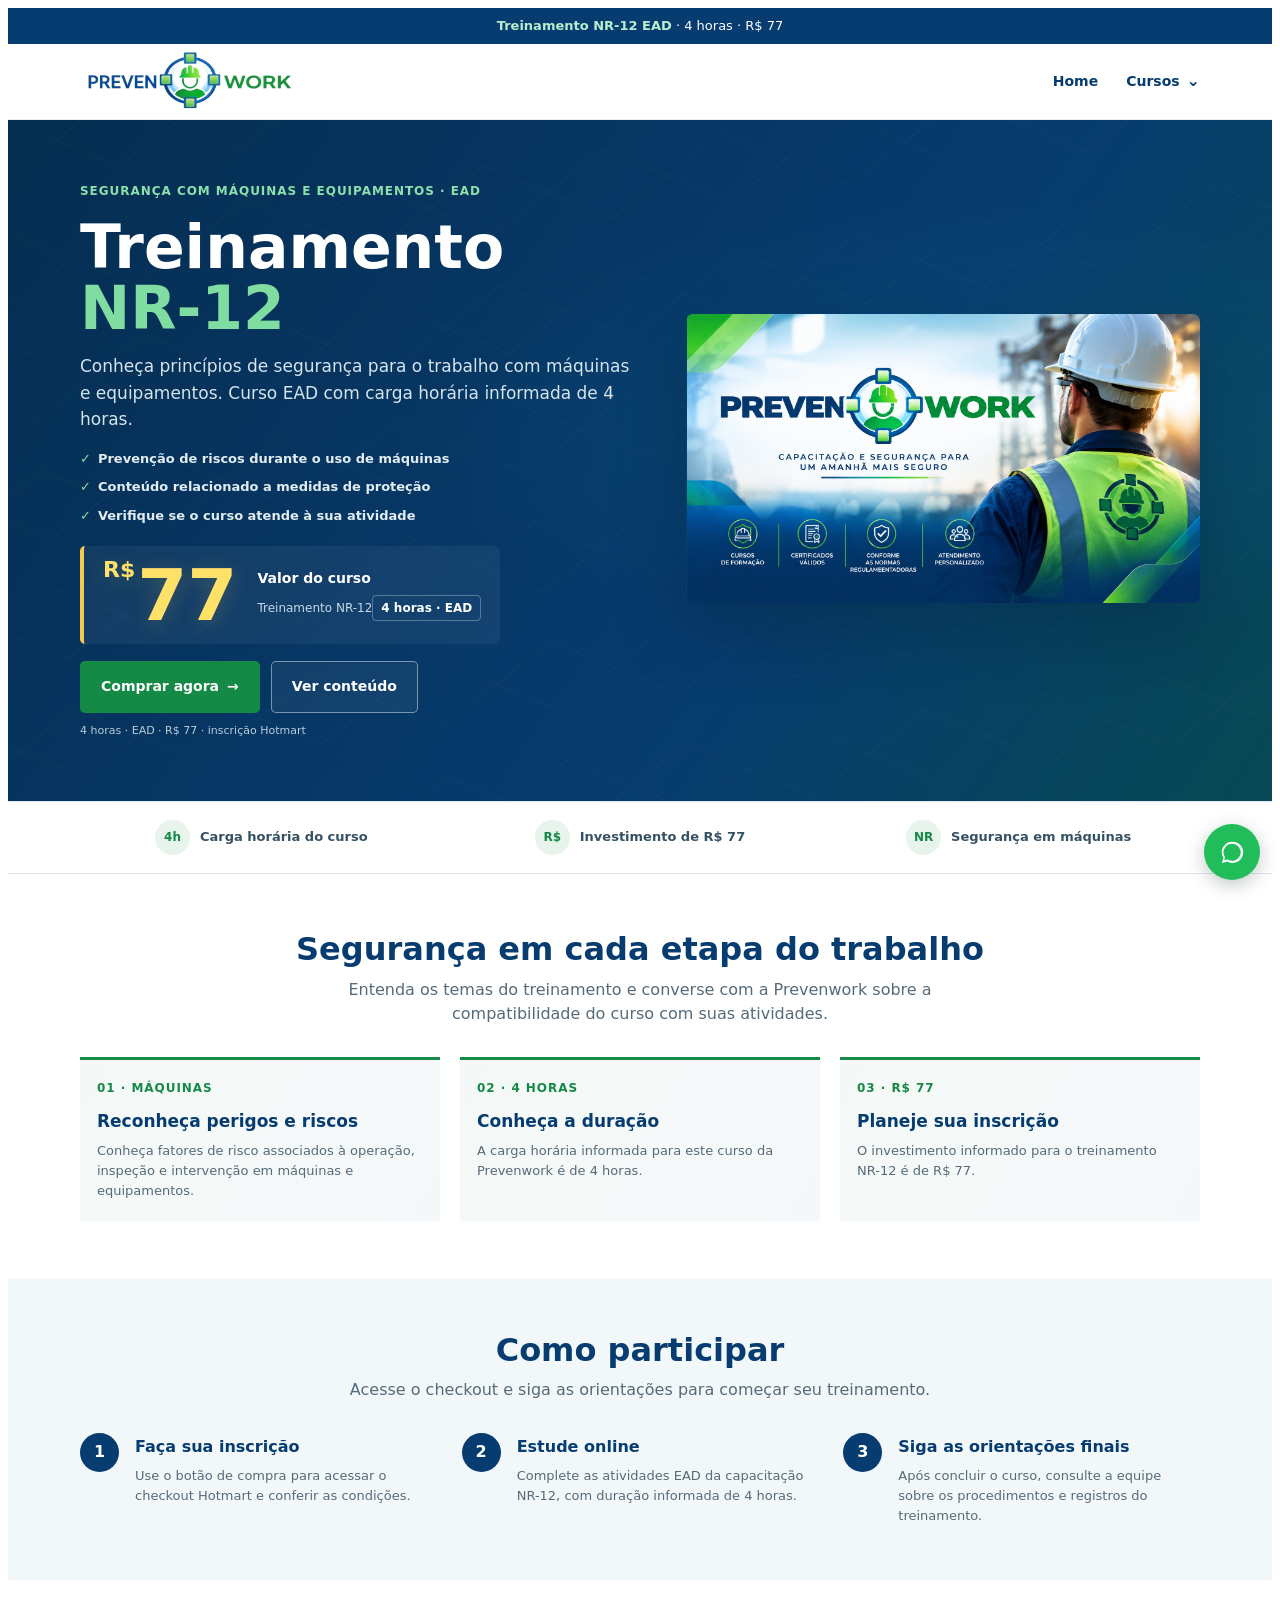
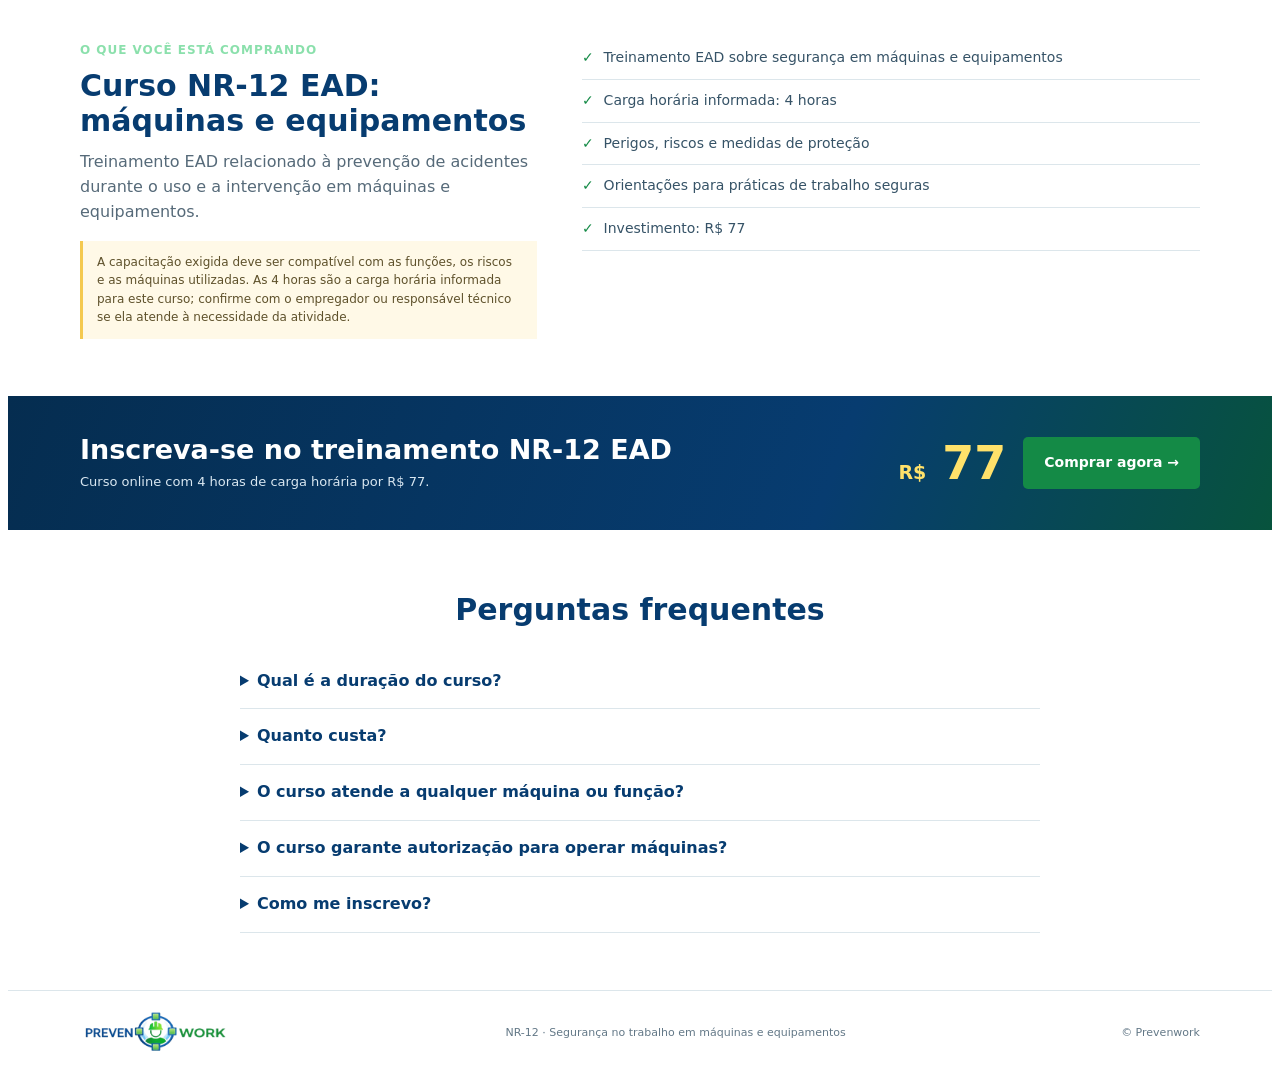
<file: nr12.html>
<!doctype html>
<html lang="pt-BR">
<head>
  <meta charset="utf-8"><meta name="viewport" content="width=device-width, initial-scale=1"><meta name="theme-color" content="#073c70">
  <meta name="description" content="Treinamento NR-12 EAD da Prevenwork: 4 horas de capacitação em segurança com máquinas e equipamentos por R$ 77. Confira o checkout Hotmart.">
  <link rel="icon" type="image/png" href="favicon.png"><link rel="stylesheet" href="site.css"><link rel="stylesheet" href="course-pages.css">
  <!-- Google tag (gtag.js) --><script async src="https://www.googletagmanager.com/gtag/js?id=G-SFPSN2C7K3"></script><script>window.dataLayer=window.dataLayer||[];function gtag(){dataLayer.push(arguments)}gtag('js',new Date());gtag('config','G-SFPSN2C7K3');</script>
  <title>Curso NR-12 por R$ 77 | Prevenwork</title>
</head>
<body class="site-main course-detail">
  <div class="cd-topline"><strong>Treinamento NR-12 EAD</strong> · 4 horas · R$ 77</div>
  <header class="site-header"><nav class="site-nav" aria-label="Navegação principal"><a class="site-brand" href="index.html" aria-label="Prevenwork, início"><img src="logo-prevenwork.png" alt="Prevenwork"></a><div class="site-nav-links"><a href="index.html">Home</a><details class="nav-dropdown"><summary>Cursos</summary><div class="nav-dropdown-menu"><a href="nr06.html">NR-06</a><a href="nr10.html">NR-10 Reciclagem</a><a href="nr18.html">NR-18</a><a href="nr35.html">NR-35 Reciclagem</a><a href="nr12.html" aria-current="page">NR-12</a></div></details></div></nav></header>
  <main>
    <section class="hero"><div class="cd-wrap hero-grid"><div><span class="eyebrow">Segurança com máquinas e equipamentos · EAD</span><h1>Treinamento <em>NR-12</em></h1><p class="lead">Conheça princípios de segurança para o trabalho com máquinas e equipamentos. Curso EAD com carga horária informada de 4 horas.</p><ul class="quick-points"><li>Prevenção de riscos durante o uso de máquinas</li><li>Conteúdo relacionado a medidas de proteção</li><li>Verifique se o curso atende à sua atividade</li></ul><div class="offer"><div class="price"><small>R$</small>77</div><div class="price-note"><strong>Valor do curso</strong>Treinamento NR-12<span class="cd-duration">4 horas · EAD</span></div></div><div class="actions"><a class="cd-btn" href="https://pay.hotmart.com/Y108045922Y?checkoutMode=6" target="_blank" rel="noopener" data-track="cta_click" data-track-type="checkout" data-track-location="nr12_hero">Comprar agora <span aria-hidden="true">→</span></a><a class="cd-btn secondary" href="#conteudo">Ver conteúdo</a></div><p class="microcopy">4 horas · EAD · R$ 77 · inscrição Hotmart</p></div><img class="cd-banner" src="banner-prevenwork.png" alt="Prevenwork: capacitação e segurança para um amanhã mais seguro."></div></section>
    <div class="trust"><div class="cd-wrap trust-row"><div class="trust-item"><span class="trust-icon">4h</span>Carga horária do curso</div><div class="trust-item"><span class="trust-icon">R$</span>Investimento de R$ 77</div><div class="trust-item"><span class="trust-icon">NR</span>Segurança em máquinas</div></div></div>
    <section class="section"><div class="cd-wrap"><div class="section-head"><h2>Segurança em cada etapa do trabalho</h2><p>Entenda os temas do treinamento e converse com a Prevenwork sobre a compatibilidade do curso com suas atividades.</p></div><div class="benefit-grid"><article class="benefit"><div class="symbol">01 · MÁQUINAS</div><h3>Reconheça perigos e riscos</h3><p>Conheça fatores de risco associados à operação, inspeção e intervenção em máquinas e equipamentos.</p></article><article class="benefit"><div class="symbol">02 · 4 HORAS</div><h3>Conheça a duração</h3><p>A carga horária informada para este curso da Prevenwork é de 4 horas.</p></article><article class="benefit"><div class="symbol">03 · R$ 77</div><h3>Planeje sua inscrição</h3><p>O investimento informado para o treinamento NR-12 é de R$ 77.</p></article></div></div></section>
    <section class="steps-band"><div class="cd-wrap"><div class="section-head"><h2>Como participar</h2><p>Acesse o checkout e siga as orientações para começar seu treinamento.</p></div><div class="steps"><article class="step"><h3>Faça sua inscrição</h3><p>Use o botão de compra para acessar o checkout Hotmart e conferir as condições.</p></article><article class="step"><h3>Estude online</h3><p>Complete as atividades EAD da capacitação NR-12, com duração informada de 4 horas.</p></article><article class="step"><h3>Siga as orientações finais</h3><p>Após concluir o curso, consulte a equipe sobre os procedimentos e registros do treinamento.</p></article></div></div></section>
    <section class="section"><div class="cd-wrap course-grid" id="conteudo"><div><span class="eyebrow">O que você está comprando</span><h2>Curso NR-12 EAD: máquinas e equipamentos</h2><p>Treinamento EAD relacionado à prevenção de acidentes durante o uso e a intervenção em máquinas e equipamentos.</p><div class="notice">A capacitação exigida deve ser compatível com as funções, os riscos e as máquinas utilizadas. As 4 horas são a carga horária informada para este curso; confirme com o empregador ou responsável técnico se ela atende à necessidade da atividade.</div></div><ul class="course-list"><li>Treinamento EAD sobre segurança em máquinas e equipamentos</li><li>Carga horária informada: 4 horas</li><li>Perigos, riscos e medidas de proteção</li><li>Orientações para práticas de trabalho seguras</li><li>Investimento: R$ 77</li></ul></div></section>
    <section class="close-band" id="inscricao"><div class="cd-wrap close-inner"><div><h2>Inscreva-se no treinamento NR-12 EAD</h2><p>Curso online com 4 horas de carga horária por R$ 77.</p></div><div class="close-price"><strong><small>R$</small> 77</strong><a class="cd-btn" href="https://pay.hotmart.com/Y108045922Y?checkoutMode=6" target="_blank" rel="noopener" data-track="cta_click" data-track-type="checkout" data-track-location="nr12_close">Comprar agora →</a></div></div></section>
    <section class="section"><div class="cd-wrap faq"><h2 class="faq-title">Perguntas frequentes</h2><details><summary>Qual é a duração do curso?</summary><p>A carga horária informada pela Prevenwork é de 4 horas.</p></details><details><summary>Quanto custa?</summary><p>O investimento informado é de R$ 77.</p></details><details><summary>O curso atende a qualquer máquina ou função?</summary><p>Os riscos e requisitos variam conforme a máquina, a atividade e as funções. Confirme com o empregador ou responsável técnico se este treinamento atende ao seu caso.</p></details><details><summary>O curso garante autorização para operar máquinas?</summary><p>Não por si só. A autorização e a adequação da capacitação dependem da atividade, dos requisitos aplicáveis e do empregador.</p></details><details><summary>Como me inscrevo?</summary><p>Use um dos botões de WhatsApp nesta página para consultar a equipe da Prevenwork.</p></details></div></section>
  </main>
  <footer class="cd-footer"><div class="cd-wrap cd-footer-inner"><img src="logo-prevenwork.png" alt="Prevenwork"><span>NR-12 · Segurança no trabalho em máquinas e equipamentos</span><span>© Prevenwork</span></div></footer>
  <a class="whatsapp-float" href="https://wa.me/5524992492610?text=Ol%C3%A1!%20Tenho%20uma%20d%C3%BAvida%20sobre%20o%20curso%20NR-12." target="_blank" rel="noopener" aria-label="Falar com a Prevenwork pelo WhatsApp" data-track="cta_click" data-track-type="whatsapp" data-track-location="nr12_float"><svg viewBox="0 0 32 32" aria-hidden="true"><path d="M16 3.2A12.6 12.6 0 0 0 5.2 22.3L3.5 28.5l6.4-1.7A12.6 12.6 0 1 0 16 3.2Zm0 22.8c-2 0-4-.5-5.7-1.6l-.4-.2-3.8 1 1-3.7-.3-.4A10.2 10.2 0 1 1 16 26Z"/></svg></a>
  <div class="mobile-buy"><strong>R$ 77</strong><a class="cd-btn" href="https://pay.hotmart.com/Y108045922Y?checkoutMode=6" target="_blank" rel="noopener" data-track="cta_click" data-track-type="checkout" data-track-location="nr12_mobile">Comprar agora →</a></div>
  <script src="course-page.js"></script><script src="site.js"></script>
</body>
</html>
</file>
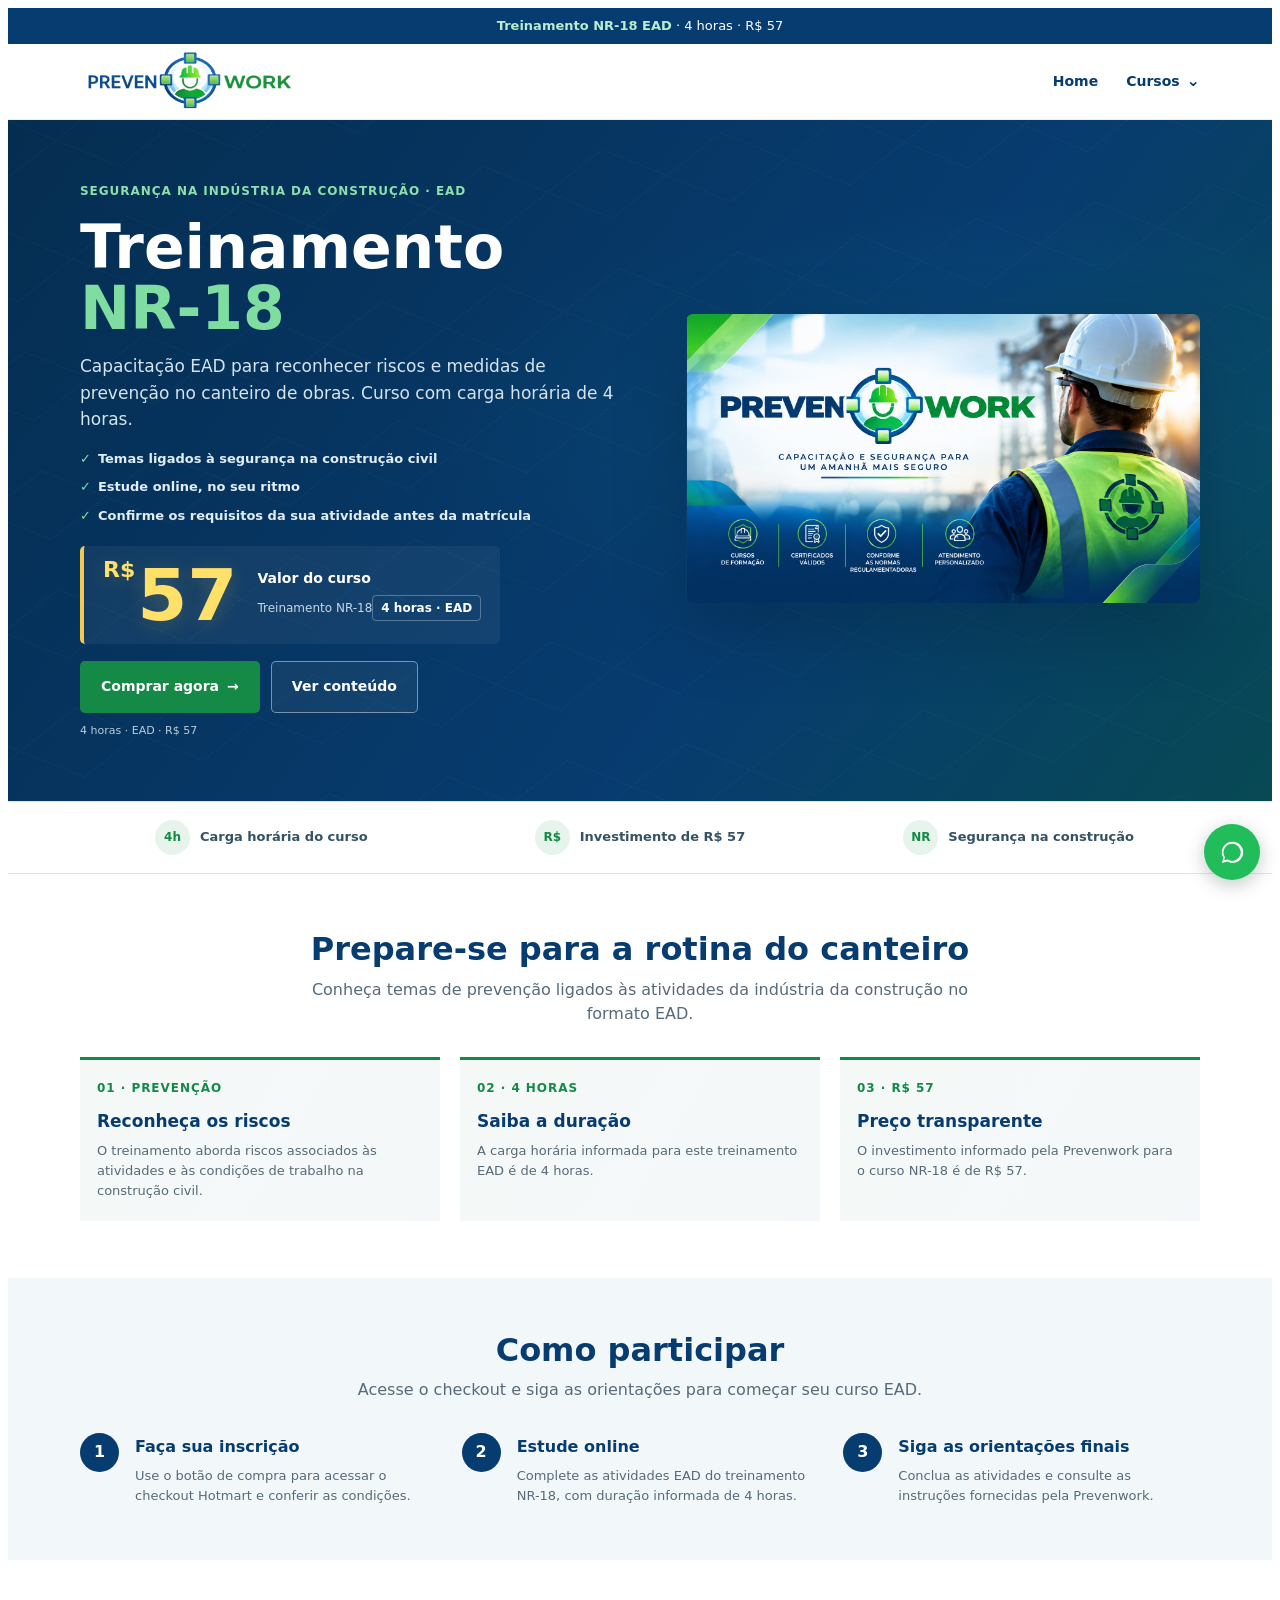
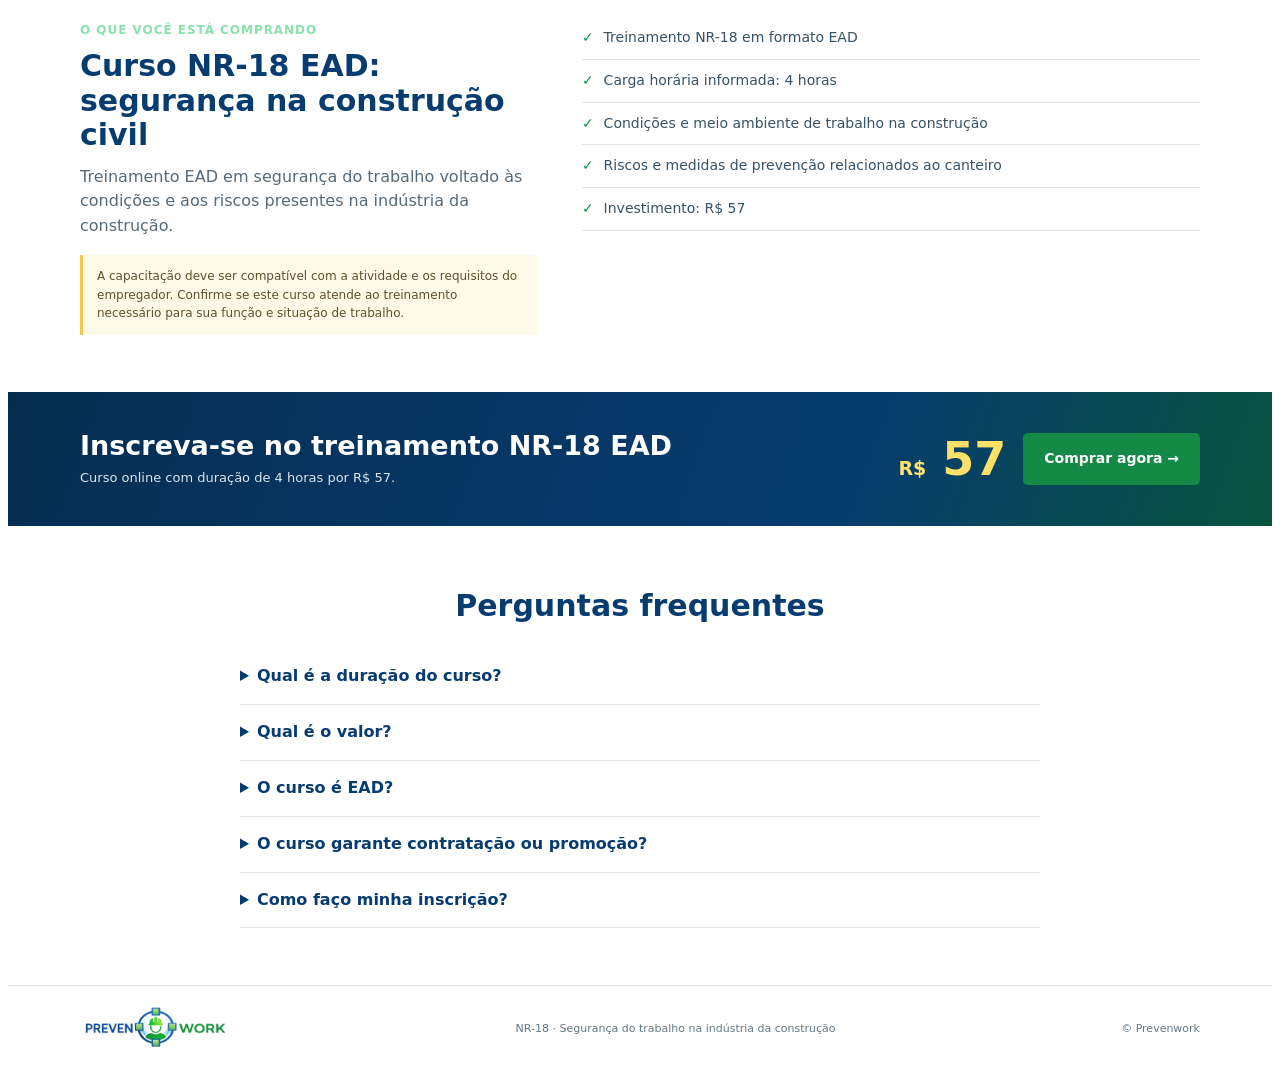
<file: nr18.html>
<!doctype html>
<html lang="pt-BR">
<head>
  <meta charset="utf-8"><meta name="viewport" content="width=device-width, initial-scale=1"><meta name="theme-color" content="#073c70">
  <meta name="description" content="Treinamento NR-18 EAD da Prevenwork: 4 horas de capacitação em segurança na construção civil por R$ 57.">
  <link rel="icon" type="image/png" href="favicon.png"><link rel="stylesheet" href="site.css"><link rel="stylesheet" href="course-pages.css">
  <!-- Google tag (gtag.js) --><script async src="https://www.googletagmanager.com/gtag/js?id=G-SFPSN2C7K3"></script><script>window.dataLayer=window.dataLayer||[];function gtag(){dataLayer.push(arguments)}gtag('js',new Date());gtag('config','G-SFPSN2C7K3');</script>
  <title>Curso NR-18 por R$ 57 | Prevenwork</title>
</head>
<body class="site-main course-detail">
  <div class="cd-topline"><strong>Treinamento NR-18 EAD</strong> · 4 horas · R$ 57</div>
  <header class="site-header"><nav class="site-nav" aria-label="Navegação principal"><a class="site-brand" href="index.html" aria-label="Prevenwork, início"><img src="logo-prevenwork.png" alt="Prevenwork"></a><div class="site-nav-links"><a href="index.html">Home</a><details class="nav-dropdown"><summary>Cursos</summary><div class="nav-dropdown-menu"><a href="nr06.html">NR-06</a><a href="nr10.html">NR-10 Reciclagem</a><a href="nr12.html">NR-12</a><a href="nr18.html" aria-current="page">NR-18</a><a href="nr35.html">NR-35 Reciclagem</a></div></details></div></nav></header>
  <main>
    <section class="hero"><div class="cd-wrap hero-grid"><div><span class="eyebrow">Segurança na indústria da construção · EAD</span><h1>Treinamento <em>NR-18</em></h1><p class="lead">Capacitação EAD para reconhecer riscos e medidas de prevenção no canteiro de obras. Curso com carga horária de 4 horas.</p><ul class="quick-points"><li>Temas ligados à segurança na construção civil</li><li>Estude online, no seu ritmo</li><li>Confirme os requisitos da sua atividade antes da matrícula</li></ul><div class="offer"><div class="price"><small>R$</small>57</div><div class="price-note"><strong>Valor do curso</strong>Treinamento NR-18<span class="cd-duration">4 horas · EAD</span></div></div><div class="actions"><a class="cd-btn" href="https://pay.hotmart.com/N107906144S?checkoutMode=6" target="_blank" rel="noopener" data-track="cta_click" data-track-type="checkout" data-track-location="nr18_hero">Comprar agora <span aria-hidden="true">→</span></a><a class="cd-btn secondary" href="#conteudo">Ver conteúdo</a></div><p class="microcopy">4 horas · EAD · R$ 57</p></div><img class="cd-banner" src="banner-prevenwork.png" alt="Prevenwork: capacitação e segurança para um amanhã mais seguro."></div></section>
    <div class="trust"><div class="cd-wrap trust-row"><div class="trust-item"><span class="trust-icon">4h</span>Carga horária do curso</div><div class="trust-item"><span class="trust-icon">R$</span>Investimento de R$ 57</div><div class="trust-item"><span class="trust-icon">NR</span>Segurança na construção</div></div></div>
    <section class="section"><div class="cd-wrap"><div class="section-head"><h2>Prepare-se para a rotina do canteiro</h2><p>Conheça temas de prevenção ligados às atividades da indústria da construção no formato EAD.</p></div><div class="benefit-grid"><article class="benefit"><div class="symbol">01 · PREVENÇÃO</div><h3>Reconheça os riscos</h3><p>O treinamento aborda riscos associados às atividades e às condições de trabalho na construção civil.</p></article><article class="benefit"><div class="symbol">02 · 4 HORAS</div><h3>Saiba a duração</h3><p>A carga horária informada para este treinamento EAD é de 4 horas.</p></article><article class="benefit"><div class="symbol">03 · R$ 57</div><h3>Preço transparente</h3><p>O investimento informado pela Prevenwork para o curso NR-18 é de R$ 57.</p></article></div></div></section>
    <section class="steps-band"><div class="cd-wrap"><div class="section-head"><h2>Como participar</h2><p>Acesse o checkout e siga as orientações para começar seu curso EAD.</p></div><div class="steps"><article class="step"><h3>Faça sua inscrição</h3><p>Use o botão de compra para acessar o checkout Hotmart e conferir as condições.</p></article><article class="step"><h3>Estude online</h3><p>Complete as atividades EAD do treinamento NR-18, com duração informada de 4 horas.</p></article><article class="step"><h3>Siga as orientações finais</h3><p>Conclua as atividades e consulte as instruções fornecidas pela Prevenwork.</p></article></div></div></section>
    <section class="section"><div class="cd-wrap course-grid" id="conteudo"><div><span class="eyebrow">O que você está comprando</span><h2>Curso NR-18 EAD: segurança na construção civil</h2><p>Treinamento EAD em segurança do trabalho voltado às condições e aos riscos presentes na indústria da construção.</p><div class="notice">A capacitação deve ser compatível com a atividade e os requisitos do empregador. Confirme se este curso atende ao treinamento necessário para sua função e situação de trabalho.</div></div><ul class="course-list"><li>Treinamento NR-18 em formato EAD</li><li>Carga horária informada: 4 horas</li><li>Condições e meio ambiente de trabalho na construção</li><li>Riscos e medidas de prevenção relacionados ao canteiro</li><li>Investimento: R$ 57</li></ul></div></section>
    <section class="close-band" id="inscricao"><div class="cd-wrap close-inner"><div><h2>Inscreva-se no treinamento NR-18 EAD</h2><p>Curso online com duração de 4 horas por R$ 57.</p></div><div class="close-price"><strong><small>R$</small> 57</strong><a class="cd-btn" href="https://pay.hotmart.com/N107906144S?checkoutMode=6" target="_blank" rel="noopener" data-track="cta_click" data-track-type="checkout" data-track-location="nr18_close">Comprar agora →</a></div></div></section>
    <section class="section"><div class="cd-wrap faq"><h2 class="faq-title">Perguntas frequentes</h2><details><summary>Qual é a duração do curso?</summary><p>A carga horária informada para o treinamento NR-18 da Prevenwork é de 4 horas.</p></details><details><summary>Qual é o valor?</summary><p>O investimento informado é de R$ 57.</p></details><details><summary>O curso é EAD?</summary><p>Sim. O treinamento é realizado online. Consulte os detalhes no checkout Hotmart.</p></details><details><summary>O curso garante contratação ou promoção?</summary><p>Não. Contratação, promoção e aceitação da capacitação dependem dos critérios da vaga, do empregador e dos requisitos aplicáveis.</p></details><details><summary>Como faço minha inscrição?</summary><p>Use os botões de compra desta página para acessar o checkout Hotmart.</p></details></div></section>
  </main>
  <footer class="cd-footer"><div class="cd-wrap cd-footer-inner"><img src="logo-prevenwork.png" alt="Prevenwork"><span>NR-18 · Segurança do trabalho na indústria da construção</span><span>© Prevenwork</span></div></footer>
  <a class="whatsapp-float" href="https://wa.me/5524992492610?text=Ol%C3%A1!%20Tenho%20uma%20d%C3%BAvida%20sobre%20o%20curso%20NR-18." target="_blank" rel="noopener" aria-label="Falar com a Prevenwork pelo WhatsApp" data-track="cta_click" data-track-type="whatsapp" data-track-location="nr18_float"><svg viewBox="0 0 32 32" aria-hidden="true"><path d="M16 3.2A12.6 12.6 0 0 0 5.2 22.3L3.5 28.5l6.4-1.7A12.6 12.6 0 1 0 16 3.2Zm0 22.8c-2 0-4-.5-5.7-1.6l-.4-.2-3.8 1 1-3.7-.3-.4A10.2 10.2 0 1 1 16 26Z"/></svg></a>
  <div class="mobile-buy"><strong>R$ 57</strong><a class="cd-btn" href="https://pay.hotmart.com/N107906144S?checkoutMode=6" target="_blank" rel="noopener" data-track="cta_click" data-track-type="checkout" data-track-location="nr18_mobile">Comprar agora →</a></div>
  <script src="course-page.js"></script><script src="site.js"></script>
</body>
</html>
</file>
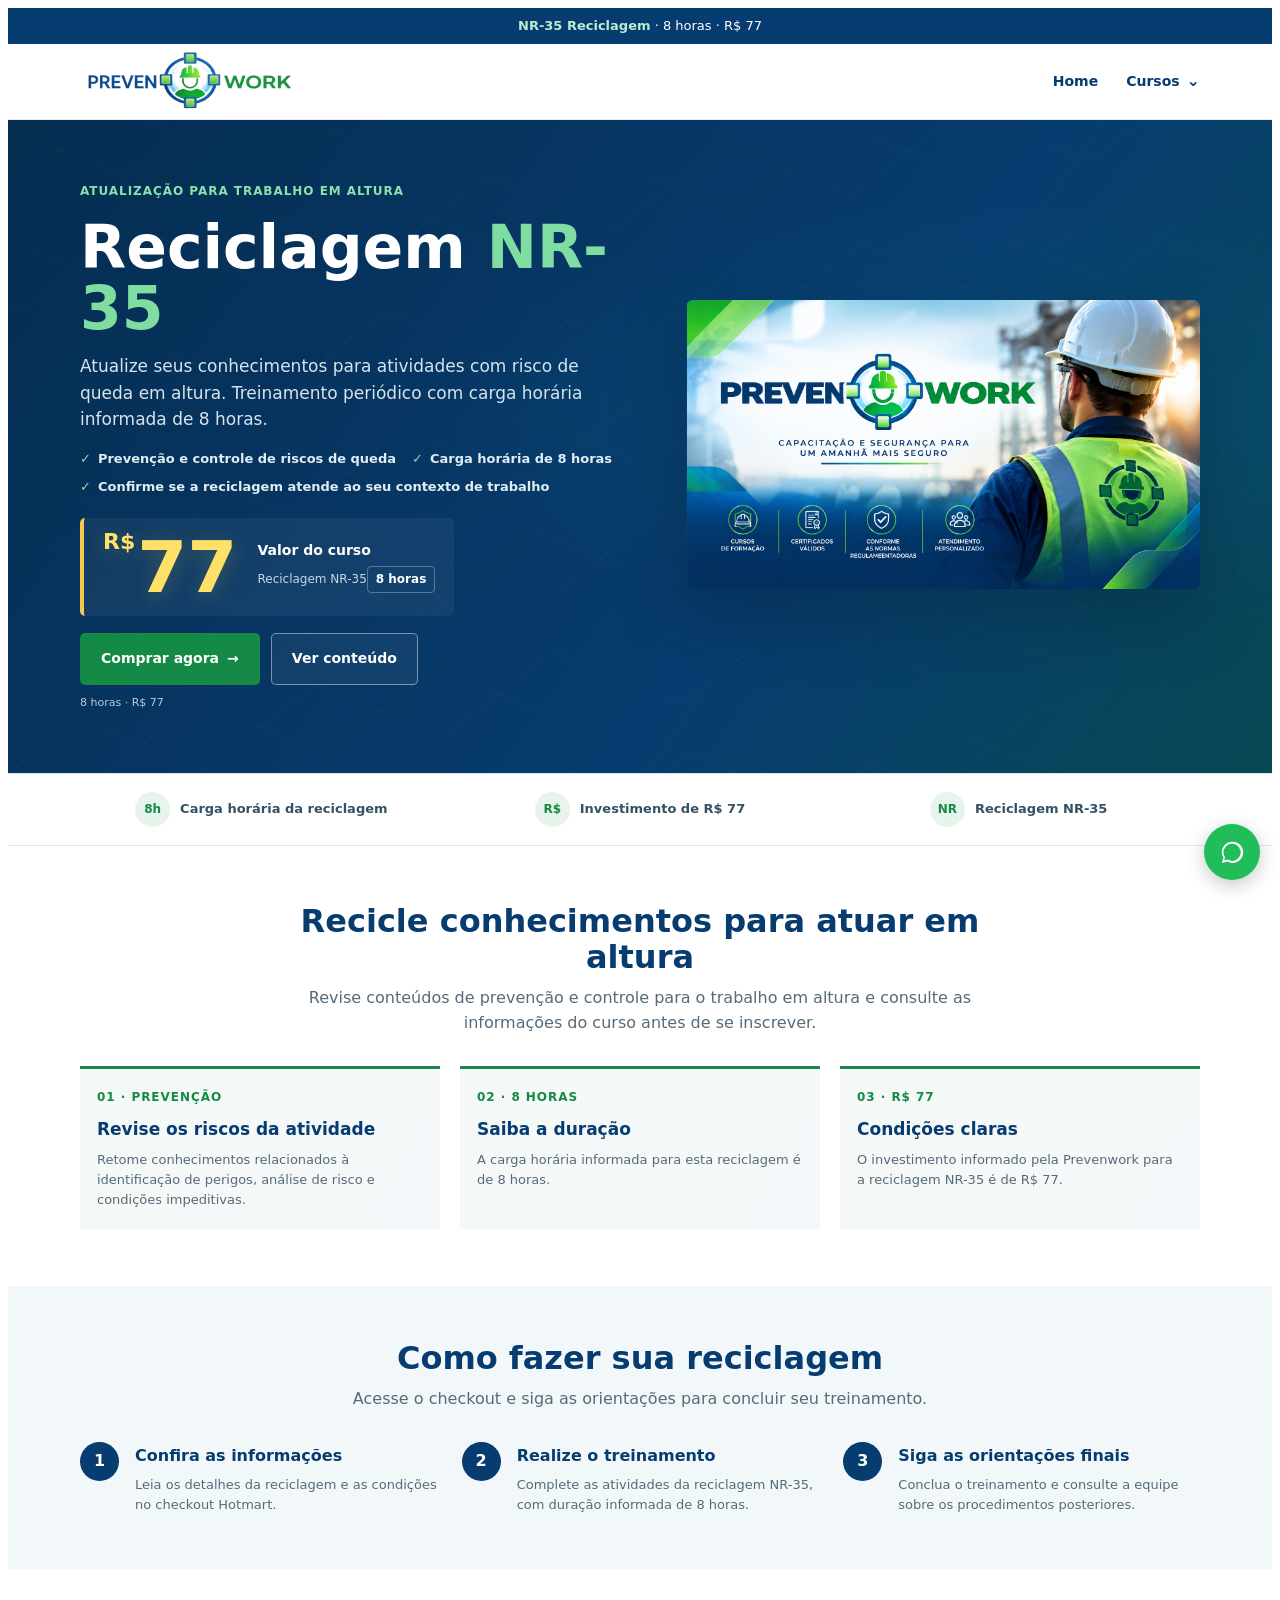
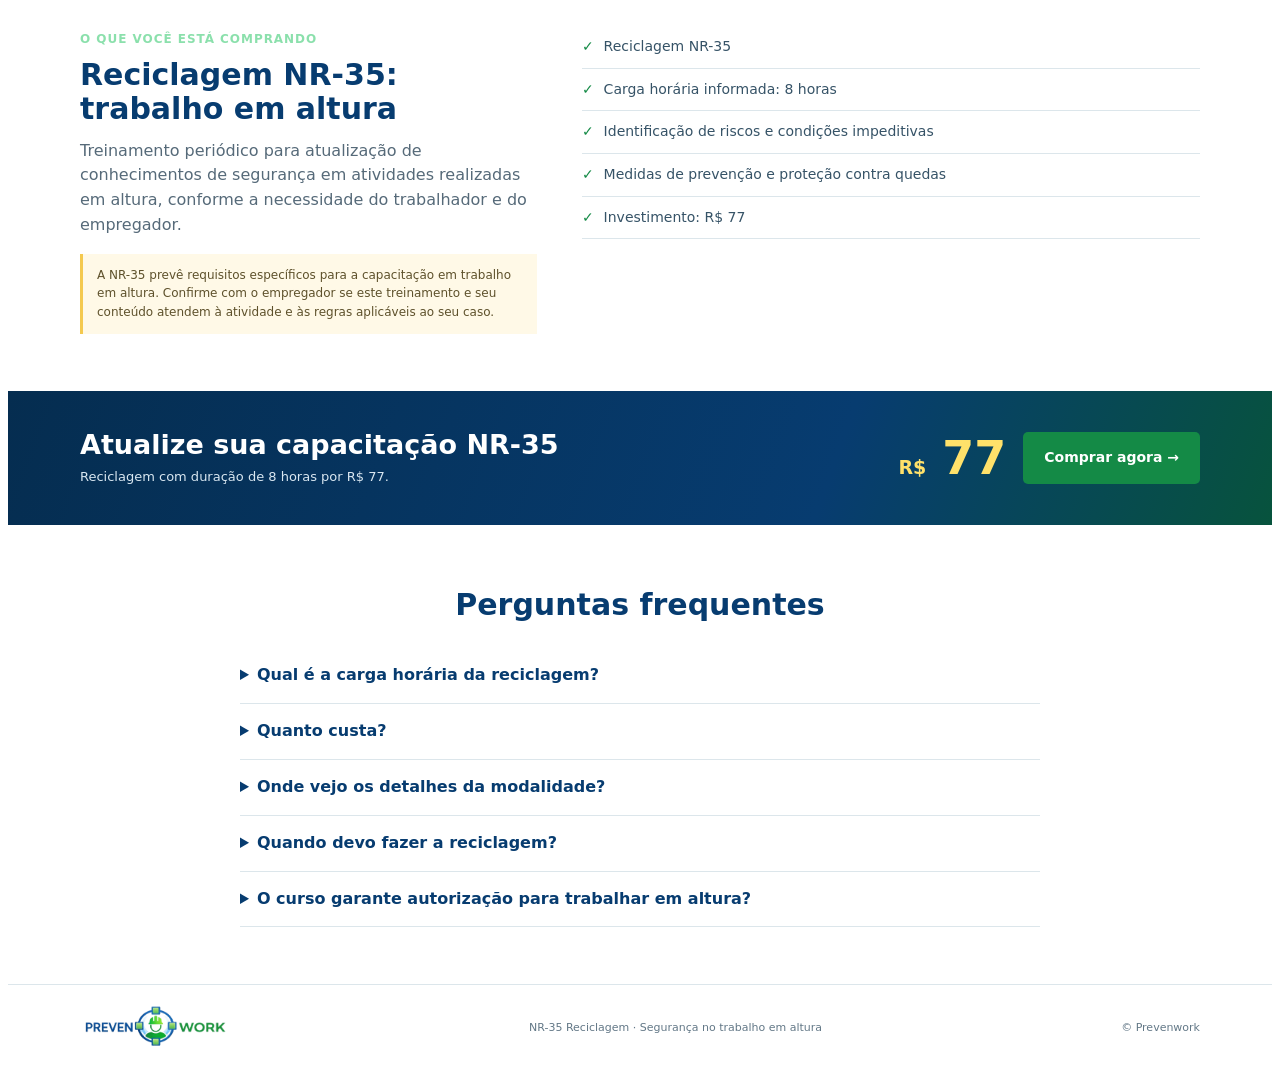
<file: nr35.html>
<!doctype html>
<html lang="pt-BR">
<head>
  <meta charset="utf-8"><meta name="viewport" content="width=device-width, initial-scale=1"><meta name="theme-color" content="#073c70">
  <meta name="description" content="Reciclagem NR-35 da Prevenwork: 8 horas de treinamento para trabalho em altura por R$ 77. Confira as informações do curso.">
  <link rel="icon" type="image/png" href="favicon.png"><link rel="stylesheet" href="site.css"><link rel="stylesheet" href="course-pages.css">
  <!-- Google tag (gtag.js) --><script async src="https://www.googletagmanager.com/gtag/js?id=G-SFPSN2C7K3"></script><script>window.dataLayer=window.dataLayer||[];function gtag(){dataLayer.push(arguments)}gtag('js',new Date());gtag('config','G-SFPSN2C7K3');</script>
  <title>Reciclagem NR-35 por R$ 77 | Prevenwork</title>
</head>
<body class="site-main course-detail">
  <div class="cd-topline"><strong>NR-35 Reciclagem</strong> · 8 horas · R$ 77</div>
  <header class="site-header"><nav class="site-nav" aria-label="Navegação principal"><a class="site-brand" href="index.html" aria-label="Prevenwork, início"><img src="logo-prevenwork.png" alt="Prevenwork"></a><div class="site-nav-links"><a href="index.html">Home</a><details class="nav-dropdown"><summary>Cursos</summary><div class="nav-dropdown-menu"><a href="nr06.html">NR-06</a><a href="nr10.html">NR-10 Reciclagem</a><a href="nr12.html">NR-12</a><a href="nr18.html">NR-18</a><a href="nr35.html" aria-current="page">NR-35 Reciclagem</a></div></details></div></nav></header>
  <main>
    <section class="hero"><div class="cd-wrap hero-grid"><div><span class="eyebrow">Atualização para trabalho em altura</span><h1>Reciclagem <em>NR-35</em></h1><p class="lead">Atualize seus conhecimentos para atividades com risco de queda em altura. Treinamento periódico com carga horária informada de 8 horas.</p><ul class="quick-points"><li>Prevenção e controle de riscos de queda</li><li>Carga horária de 8 horas</li><li>Confirme se a reciclagem atende ao seu contexto de trabalho</li></ul><div class="offer"><div class="price"><small>R$</small>77</div><div class="price-note"><strong>Valor do curso</strong>Reciclagem NR-35<span class="cd-duration">8 horas</span></div></div><div class="actions"><a class="cd-btn" href="https://pay.hotmart.com/A107908224K?checkoutMode=6" target="_blank" rel="noopener" data-track="cta_click" data-track-type="checkout" data-track-location="nr35_hero">Comprar agora <span aria-hidden="true">→</span></a><a class="cd-btn secondary" href="#conteudo">Ver conteúdo</a></div><p class="microcopy">8 horas · R$ 77</p></div><img class="cd-banner" src="banner-prevenwork.png" alt="Prevenwork: capacitação e segurança para um amanhã mais seguro."></div></section>
    <div class="trust"><div class="cd-wrap trust-row"><div class="trust-item"><span class="trust-icon">8h</span>Carga horária da reciclagem</div><div class="trust-item"><span class="trust-icon">R$</span>Investimento de R$ 77</div><div class="trust-item"><span class="trust-icon">NR</span>Reciclagem NR-35</div></div></div>
    <section class="section"><div class="cd-wrap"><div class="section-head"><h2>Recicle conhecimentos para atuar em altura</h2><p>Revise conteúdos de prevenção e controle para o trabalho em altura e consulte as informações do curso antes de se inscrever.</p></div><div class="benefit-grid"><article class="benefit"><div class="symbol">01 · PREVENÇÃO</div><h3>Revise os riscos da atividade</h3><p>Retome conhecimentos relacionados à identificação de perigos, análise de risco e condições impeditivas.</p></article><article class="benefit"><div class="symbol">02 · 8 HORAS</div><h3>Saiba a duração</h3><p>A carga horária informada para esta reciclagem é de 8 horas.</p></article><article class="benefit"><div class="symbol">03 · R$ 77</div><h3>Condições claras</h3><p>O investimento informado pela Prevenwork para a reciclagem NR-35 é de R$ 77.</p></article></div></div></section>
    <section class="steps-band"><div class="cd-wrap"><div class="section-head"><h2>Como fazer sua reciclagem</h2><p>Acesse o checkout e siga as orientações para concluir seu treinamento.</p></div><div class="steps"><article class="step"><h3>Confira as informações</h3><p>Leia os detalhes da reciclagem e as condições no checkout Hotmart.</p></article><article class="step"><h3>Realize o treinamento</h3><p>Complete as atividades da reciclagem NR-35, com duração informada de 8 horas.</p></article><article class="step"><h3>Siga as orientações finais</h3><p>Conclua o treinamento e consulte a equipe sobre os procedimentos posteriores.</p></article></div></div></section>
    <section class="section"><div class="cd-wrap course-grid" id="conteudo"><div><span class="eyebrow">O que você está comprando</span><h2>Reciclagem NR-35: trabalho em altura</h2><p>Treinamento periódico para atualização de conhecimentos de segurança em atividades realizadas em altura, conforme a necessidade do trabalhador e do empregador.</p><div class="notice">A NR-35 prevê requisitos específicos para a capacitação em trabalho em altura. Confirme com o empregador se este treinamento e seu conteúdo atendem à atividade e às regras aplicáveis ao seu caso.</div></div><ul class="course-list"><li>Reciclagem NR-35</li><li>Carga horária informada: 8 horas</li><li>Identificação de riscos e condições impeditivas</li><li>Medidas de prevenção e proteção contra quedas</li><li>Investimento: R$ 77</li></ul></div></section>
    <section class="close-band" id="inscricao"><div class="cd-wrap close-inner"><div><h2>Atualize sua capacitação NR-35</h2><p>Reciclagem com duração de 8 horas por R$ 77.</p></div><div class="close-price"><strong><small>R$</small> 77</strong><a class="cd-btn" href="https://pay.hotmart.com/A107908224K?checkoutMode=6" target="_blank" rel="noopener" data-track="cta_click" data-track-type="checkout" data-track-location="nr35_close">Comprar agora →</a></div></div></section>
    <section class="section"><div class="cd-wrap faq"><h2 class="faq-title">Perguntas frequentes</h2><details><summary>Qual é a carga horária da reciclagem?</summary><p>A carga horária informada pela Prevenwork é de 8 horas.</p></details><details><summary>Quanto custa?</summary><p>O investimento informado é de R$ 77.</p></details><details><summary>Onde vejo os detalhes da modalidade?</summary><p>Confira as informações do produto no checkout Hotmart e tire dúvidas com a equipe da Prevenwork antes da matrícula.</p></details><details><summary>Quando devo fazer a reciclagem?</summary><p>A periodicidade e as situações que exigem reciclagem dependem dos requisitos aplicáveis e do contexto de trabalho. Confirme com o empregador ou responsável pela atividade.</p></details><details><summary>O curso garante autorização para trabalhar em altura?</summary><p>Não por si só. A autorização depende dos requisitos aplicáveis, da avaliação do empregador e das condições de saúde e segurança do trabalhador.</p></details></div></section>
  </main>
  <footer class="cd-footer"><div class="cd-wrap cd-footer-inner"><img src="logo-prevenwork.png" alt="Prevenwork"><span>NR-35 Reciclagem · Segurança no trabalho em altura</span><span>© Prevenwork</span></div></footer>
  <a class="whatsapp-float" href="https://wa.me/5524992492610?text=Ol%C3%A1!%20Tenho%20uma%20d%C3%BAvida%20sobre%20a%20reciclagem%20NR-35." target="_blank" rel="noopener" aria-label="Falar com a Prevenwork pelo WhatsApp" data-track="cta_click" data-track-type="whatsapp" data-track-location="nr35_float"><svg viewBox="0 0 32 32" aria-hidden="true"><path d="M16 3.2A12.6 12.6 0 0 0 5.2 22.3L3.5 28.5l6.4-1.7A12.6 12.6 0 1 0 16 3.2Zm0 22.8c-2 0-4-.5-5.7-1.6l-.4-.2-3.8 1 1-3.7-.3-.4A10.2 10.2 0 1 1 16 26Z"/></svg></a>
  <div class="mobile-buy"><strong>R$ 77</strong><a class="cd-btn" href="https://pay.hotmart.com/A107908224K?checkoutMode=6" target="_blank" rel="noopener" data-track="cta_click" data-track-type="checkout" data-track-location="nr35_mobile">Comprar agora →</a></div>
  <script src="course-page.js"></script><script src="site.js"></script>
</body>
</html>
</file>
<file: site.css>
:root{--pw-blue:#073c70;--pw-blue-dark:#052d50;--pw-green:#148a46;--pw-lime:#8be146;--pw-ink:#172b3c;--pw-muted:#566a79;--pw-line:#dce6eb;--pw-pale:#f2f8fa;--pw-white:#fff}
*{box-sizing:border-box}
.site-header{position:relative;z-index:10;height:76px;background:#fff;border-bottom:1px solid #e7eef1}
.site-nav{width:min(1120px,calc(100% - 40px));height:100%;margin:auto;display:flex;align-items:center;justify-content:space-between;gap:22px}
.site-brand img{display:block;width:205px;height:auto}
.site-nav-links{display:flex;align-items:center;gap:28px}
.site-nav-links>a,.nav-dropdown>summary{color:var(--pw-blue);font-size:14px;font-weight:750;text-decoration:none;cursor:pointer;list-style:none}
.site-nav-links>a:hover,.nav-dropdown>summary:hover{color:var(--pw-green)}
.nav-dropdown{position:relative}
.nav-dropdown>summary::-webkit-details-marker{display:none}
.nav-dropdown>summary:after{content:"⌄";margin-left:7px;font-size:16px}
.nav-dropdown[open]>summary:after{content:"⌃"}
.nav-dropdown-menu{position:absolute;top:calc(100% + 16px);right:-18px;width:190px;padding:7px;background:#fff;border:1px solid var(--pw-line);border-radius:6px;box-shadow:0 14px 35px #0b2d441c}
.nav-dropdown-menu a{display:block;padding:10px 12px;border-radius:4px;color:var(--pw-ink);font-size:14px;font-weight:650;text-decoration:none}
.nav-dropdown-menu a:hover,.nav-dropdown-menu a[aria-current=page]{background:#eaf5ee;color:var(--pw-green)}
.site-main{color:var(--pw-ink);font:16px/1.55 Inter,ui-sans-serif,system-ui,-apple-system,"Segoe UI",sans-serif}
.site-main .wrap{width:min(1120px,calc(100% - 40px));margin-inline:auto}
.site-topline{background:var(--pw-blue);color:#fff;padding:8px 16px;text-align:center;font-size:13px}
.site-topline strong{color:#b9edce}
.page-hero{position:relative;isolation:isolate;overflow:hidden;background:var(--pw-blue-dark);padding:64px 0;color:#fff}
.page-hero:before{position:absolute;z-index:-1;inset:0;content:"";background:radial-gradient(ellipse at 80% 35%,#0c5c8170,transparent 42%),linear-gradient(125deg,#052d50 0%,#073c70 62%,#07533d 130%)}
.page-hero-grid{display:grid;grid-template-columns:1.02fr .98fr;align-items:center;gap:48px}
.page-eyebrow{display:inline-flex;align-items:center;gap:8px;color:#8be0ac;text-transform:uppercase;font-size:12px;font-weight:800;letter-spacing:.08em}
.page-eyebrow:before{width:8px;height:8px;border-radius:50%;background:var(--pw-green);content:""}
.page-hero h1{max-width:640px;margin:15px 0 18px;color:#fff;font-size:54px;line-height:1.04;letter-spacing:0}
.page-hero h1 em{color:#80dda1;font-style:normal}
.page-hero p{max-width:570px;margin:0 0 22px;color:#d5e4ed;font-size:18px}
.page-hero-points{display:grid;gap:8px;margin:0 0 24px;padding:0;list-style:none;color:#e2edf3;font-size:14px;font-weight:650}
.page-hero-points li:before{margin-right:8px;color:#80dda1;content:"✓";font-weight:900}
.page-visual{display:block;width:100%;height:auto;aspect-ratio:16/9;object-fit:contain;border-radius:7px;box-shadow:0 26px 70px #001b2b55}
.page-actions{display:flex;flex-wrap:wrap;gap:12px}
.page-btn{min-height:52px;padding:0 21px;display:inline-flex;align-items:center;justify-content:center;gap:8px;border:1px solid transparent;border-radius:5px;background:var(--pw-green);color:#fff;font-size:14px;font-weight:800;text-decoration:none;transition:transform .18s,background .18s}
.page-btn:hover{transform:translateY(-2px);background:#0d7139}
.page-btn.secondary{border-color:#ffffff70;background:#ffffff0d;color:#fff}
.page-btn.secondary:hover{background:#ffffff1b}
.page-section{padding:62px 0}
.page-section.pale{background:var(--pw-pale)}
.page-section-heading{max-width:690px;margin:0 auto 30px;text-align:center}
.page-section-heading h2{margin:0 0 10px;color:var(--pw-blue);font-size:34px;line-height:1.15;letter-spacing:0}
.page-section-heading p{margin:0;color:var(--pw-muted)}
.course-grid{display:grid;grid-template-columns:repeat(3,minmax(0,1fr));gap:16px}
.course-card{min-height:218px;padding:21px;display:flex;flex-direction:column;align-items:flex-start;border:1px solid var(--pw-line);border-top:3px solid var(--pw-green);border-radius:6px;background:#fff;text-decoration:none;transition:transform .18s,box-shadow .18s}
.course-card:hover{transform:translateY(-3px);box-shadow:0 12px 25px #103b5515}
.course-code{color:var(--pw-green);font-size:13px;font-weight:850;letter-spacing:.08em}
.course-card h3{margin:8px 0;color:var(--pw-blue);font-size:21px;line-height:1.2}
.course-card p{margin:0 0 17px;color:var(--pw-muted);font-size:14px}
.course-card span:last-child{margin-top:auto;color:var(--pw-green);font-size:14px;font-weight:800}
.proof-row{display:grid;grid-template-columns:repeat(3,1fr);gap:16px;padding:20px 0}
.proof-item{display:flex;align-items:center;justify-content:center;gap:11px;color:#355164;font-size:14px;font-weight:700}
.proof-icon{width:34px;height:34px;flex:0 0 34px;display:grid;place-items:center;border-radius:50%;background:#e7f4ec;color:var(--pw-green);font-weight:900}
.info-grid{display:grid;grid-template-columns:.9fr 1.1fr;gap:45px;align-items:start}
.info-grid h2{margin:0 0 13px;color:var(--pw-blue);font-size:32px;line-height:1.15}
.info-grid p{color:var(--pw-muted)}
.info-list{margin:0;padding:0;list-style:none}
.info-list li{padding:12px 0;display:flex;gap:11px;border-bottom:1px solid var(--pw-line);color:#365367}
.info-list li:before{color:var(--pw-green);content:"✓";font-weight:900}
.availability-note{margin-top:18px;padding:13px 15px;border-left:3px solid #f4c94f;background:#fff9e7;color:#5e512b;font-size:13px}
.contact-band{padding:38px 0;background:linear-gradient(110deg,#052d50,#073c70 65%,#07533d);color:#fff}
.contact-inner{display:flex;align-items:center;justify-content:space-between;gap:25px}
.contact-inner h2{margin:0 0 5px;font-size:28px;line-height:1.15}
.contact-inner p{margin:0;color:#d9e7f1;font-size:14px}
.site-footer{padding:20px 0;border-top:1px solid var(--pw-line);color:#637887;font-size:12px}
.site-footer-inner{width:min(1120px,calc(100% - 40px));margin:auto;display:flex;align-items:center;justify-content:space-between;gap:18px}
.site-footer img{width:155px;height:auto}
@media(max-width:760px){.page-hero{padding:46px 0}.page-hero-grid{grid-template-columns:1fr;gap:25px}.page-visual{grid-row:2}.course-grid{grid-template-columns:1fr}.course-card{min-height:0}.info-grid{grid-template-columns:1fr;gap:18px}.contact-inner{align-items:flex-start;flex-direction:column}.proof-row{grid-template-columns:1fr;gap:9px}.proof-item{justify-content:flex-start}}
@media(max-width:560px){.site-nav{width:calc(100% - 28px);gap:10px}.site-brand img{width:150px}.site-nav-links{gap:14px}.site-nav-links>a,.nav-dropdown>summary{font-size:13px}.nav-dropdown-menu{right:-7px;width:170px}.site-main .wrap{width:calc(100% - 32px)}.site-topline{font-size:11px}.page-hero{padding:36px 0}.page-hero h1{font-size:40px}.page-hero p{font-size:16px}.page-section{padding:48px 0}.page-section-heading h2{font-size:28px}.page-actions{display:grid;grid-template-columns:1fr}.page-btn{width:100%}.site-footer-inner{width:calc(100% - 32px);align-items:flex-start;flex-direction:column}}

/* Homepage inspired by the supplied Prevenwork reference. */
.home-page{--home-blue:#062e59;--home-green:#08a83e;--home-lime:#65f236;--home-line:#e4e9ed;color:#092b55;background:#fff}
.home-wrap{width:min(1180px,calc(100% - 48px));margin-inline:auto}
.home-header{height:76px;position:sticky;top:0;box-shadow:0 2px 12px #092b5510}
.home-header .site-nav{width:min(1180px,calc(100% - 48px));gap:24px}
.home-header .site-brand img{width:245px}
.home-header .site-nav-links{gap:23px}
.home-header .site-nav-links>a,.home-header .nav-dropdown>summary{font-size:13px;color:#092b55;font-weight:650;text-transform:none}
.home-header .site-nav-links>a[aria-current=page]{color:var(--home-green);position:relative}
.home-header .site-nav-links>a[aria-current=page]:after{content:"";height:2px;position:absolute;bottom:-10px;left:0;right:0;background:var(--home-green)}
.student-link{display:inline-flex;align-items:center;gap:8px;padding:11px 16px;border-radius:8px;background:var(--home-green);color:#fff;text-decoration:none;text-transform:none;font-size:12px;font-weight:800;white-space:nowrap}
.student-link span{font-size:12px}
.mobile-menu-toggle{display:none}
.home-hero{position:relative;isolation:isolate;min-height:410px;display:flex;align-items:center;overflow:hidden;background:#072e59 url("banner-prevenwork.png") center 47%/cover no-repeat;color:#fff}
.home-hero-shade{position:absolute;z-index:-1;inset:0;background:linear-gradient(90deg,#031d3df2 0%,#052b55e8 33%,#052b55a8 53%,#052b5530 78%,#052b5512 100%)}
.home-hero-content{position:relative;padding-top:36px;padding-bottom:26px}
.home-kicker{display:block;margin-bottom:6px;color:var(--home-lime);font-size:17px;font-weight:850;text-transform:uppercase}
.home-hero h1{max-width:570px;margin:0 0 13px;color:#fff;font-size:42px;line-height:1.03;text-transform:uppercase;font-weight:900}
.home-hero h1 span{display:inline-block;margin-top:5px;padding:3px 15px 6px 4px;background:var(--home-lime);color:#032454;transform:skew(-5deg);box-decoration-break:clone}
.home-hero-content>p{max-width:420px;margin:16px 0 18px;color:#fff;font-size:15px;line-height:1.45}
.home-button{min-height:46px;padding:0 19px;display:inline-flex;align-items:center;justify-content:center;gap:10px;border-radius:12px;text-decoration:none;font-size:13px;font-weight:850;text-transform:uppercase;transition:transform .18s,filter .18s}
.home-button:hover{transform:translateY(-2px);filter:brightness(1.06)}
.home-button-lime{background:var(--home-lime);color:#062b53}
.home-button b{font-size:17px}
.home-button span{font-size:19px}
.hero-assurances{display:flex;gap:22px;margin-top:19px}
.hero-assurances span{display:flex;align-items:center;gap:8px;color:#fff;font-size:11px;line-height:1.3}
.hero-assurances span+span{padding-left:18px;border-left:1px solid #66e74470}
.hero-assurances b{color:var(--home-lime);font-size:23px}
.hero-stamp{position:absolute;right:5%;bottom:54px;padding:11px 17px;background:var(--home-lime);color:#062b53;font-size:18px;line-height:1.08;font-weight:950;transform:rotate(-5deg);box-shadow:0 4px 20px #00172d40}
.home-courses{padding:30px 0 28px;background:#fff}
.home-section-head{display:flex;align-items:flex-end;justify-content:space-between;gap:25px;margin-bottom:18px}
.home-label{display:inline-block;margin-bottom:7px;color:var(--home-green);font-size:11px;font-weight:850;text-transform:uppercase}
.home-label:before{content:"";display:inline-block;width:19px;height:3px;margin:0 7px 3px 0;background:var(--home-green)}
.home-section-head h2{margin:0 0 5px;color:var(--home-blue);font-size:25px;line-height:1.15}
.home-section-head p{margin:0;color:#536a82;font-size:13px}
.text-link{margin-bottom:5px;color:var(--home-blue);font-size:12px;font-weight:750;text-decoration:none;white-space:nowrap}
.text-link span{margin-left:5px}
.home-course-grid{display:grid;grid-template-columns:repeat(5,minmax(0,1fr));gap:14px}
.home-course-card{overflow:hidden;border:1px solid var(--home-line);border-radius:6px;background:#fff;color:inherit;text-decoration:none;box-shadow:0 3px 9px #092b550b;transition:transform .18s,box-shadow .18s}
.home-course-card:hover{transform:translateY(-3px);box-shadow:0 11px 24px #092b5518}
.home-course-card>img{display:block;width:100%;height:130px;object-fit:cover}
.home-course-copy{min-height:174px;padding:12px 14px;display:flex;align-items:flex-start;flex-direction:column}
.home-course-copy h3{margin:0 0 2px;color:var(--home-green);font-size:16px;line-height:1.2}
.home-course-copy strong{max-width:260px;color:#092b55;font-size:12px;line-height:1.35}
.home-course-copy p{margin:9px 0 12px;color:#435b75;font-size:11px;line-height:1.45}
.home-course-meta{width:100%;margin:0 0 10px;display:flex;align-items:baseline;justify-content:space-between;gap:5px;color:#597084;font-size:10px;line-height:1.25}
.home-course-meta strong{color:var(--home-green);font-size:14px;white-space:nowrap}
.home-course-meta span{max-width:110px;text-align:right}
.course-cta{margin-top:auto;padding:7px 13px;display:inline-flex;align-items:center;gap:12px;border-radius:18px;background:var(--home-green);color:#fff;font-size:11px;font-weight:800}
.home-about{position:relative;min-height:236px;overflow:hidden;background:#f0f7fc}
.home-about:before{content:"";position:absolute;left:0;top:10%;width:280px;height:80%;background:linear-gradient(135deg,#21da28 0 42%,#08549c 42% 100%);clip-path:polygon(0 35%,65% 0,100% 27%,100% 100%,0 100%)}
.home-about-photo{position:absolute;bottom:0;left:max(0px,calc((100vw - 1180px)/2));width:265px;height:236px;overflow:hidden}
.home-about-photo img{width:100%;height:100%;object-fit:cover;object-position:center top;mix-blend-mode:multiply}
.home-about-inner{min-height:236px;padding:32px 0 28px 300px;display:grid;grid-template-columns:1fr 1fr;gap:42px;align-items:center}
.home-about-copy h2{margin:0 0 8px;color:var(--home-blue);font-size:26px;line-height:1.1}
.home-about-copy h2 em{color:var(--home-green);font-style:normal}
.home-about-copy p{max-width:400px;margin:0;color:#314e6e;font-size:12px;line-height:1.5}
.home-benefits{margin:0;padding:0 0 0 25px;border-left:1px solid #b7dbc4;list-style:none}
.home-benefits li{display:flex;align-items:center;gap:13px;padding:7px 0;color:#15395f;font-size:12px;line-height:1.35}
.home-benefits b{width:27px;flex:0 0 27px;color:var(--home-green);font-size:22px;text-align:center}
.home-differentials{padding:34px 0;background:linear-gradient(115deg,#062b53,#063d76);color:#fff}
.differential-layout{display:grid;grid-template-columns:.8fr 1.2fr;gap:45px;align-items:center}
.differential-intro .home-label{color:var(--home-lime)}
.differential-intro .home-label:before{background:var(--home-lime)}
.differential-intro h2{max-width:340px;margin:0 0 10px;color:#fff;font-size:27px;line-height:1.12}
.differential-intro p{max-width:360px;margin:0 0 16px;color:#d9e7f3;font-size:13px}
.differential-intro .home-button{min-height:40px;font-size:11px}
.differential-list{display:grid;grid-template-columns:repeat(3,1fr);gap:12px}
.differential-list article{min-height:142px;padding:17px 14px;border:1px solid #ffffff35;border-radius:6px;background:#ffffff0b}
.differential-list article>span{color:var(--home-lime);font-size:14px;font-weight:900}
.differential-list h3{margin:10px 0 6px;color:#fff;font-size:14px;line-height:1.2}
.differential-list p{margin:0;color:#d9e7f3;font-size:11px;line-height:1.45}
.home-final-cta{padding:25px 0;background:#f4f8fa}
.final-cta-inner{display:flex;align-items:center;justify-content:space-between;gap:24px}
.final-cta-inner .home-label{margin-bottom:3px}
.final-cta-inner h2{margin:0 0 4px;color:var(--home-blue);font-size:22px;line-height:1.2}
.final-cta-inner p{margin:0;color:#355471;font-size:12px}
.final-cta-inner p strong{color:var(--home-green);font-size:15px}
.home-footer{padding:19px 0 13px;background:#052952;color:#fff}
.footer-main{display:flex;align-items:center;justify-content:space-between;gap:20px;padding-bottom:15px}
.footer-main>a:first-child img{display:block;width:190px;height:auto;filter:brightness(0) invert(1)}
.footer-main nav{display:flex;flex-wrap:wrap;gap:17px}
.footer-main nav a,.footer-whatsapp{color:#fff;font-size:11px;text-decoration:none}
.footer-whatsapp{padding-left:16px;border-left:1px solid #ffffff66;font-weight:750;white-space:nowrap}
.footer-whatsapp span{margin-left:5px;color:var(--home-lime)}
.footer-bottom{padding-top:11px;display:flex;justify-content:center;gap:18px;border-top:1px solid #ffffff2d;color:#d1dfec;font-size:10px}
@media(max-width:1000px){.home-course-grid{grid-template-columns:repeat(3,minmax(0,1fr))}}
@media(max-width:900px){.home-header .site-nav-links{gap:13px}.home-header .site-brand img{width:195px}.home-header .site-nav{gap:15px}.student-link{padding:10px}.home-hero{min-height:390px}.hero-stamp{right:4%;font-size:14px}.home-course-grid{grid-template-columns:repeat(2,minmax(0,1fr))}.home-course-card>img{height:110px}.home-about-inner{padding-left:245px;gap:25px}.home-about-photo{width:220px}.home-about:before{width:225px}.differential-layout{gap:25px}}
@media(max-width:700px){.home-wrap{width:calc(100% - 32px)}.home-header{height:68px}.home-header .site-nav{width:calc(100% - 32px);display:grid;grid-template-columns:1fr auto auto;gap:12px}.home-header .site-brand img{width:180px}.mobile-menu-toggle{width:38px;height:38px;padding:9px;display:flex;flex-direction:column;justify-content:space-around;border:1px solid #d8e3e8;border-radius:5px;background:#fff}.mobile-menu-toggle span{height:2px;width:100%;background:var(--home-blue)}.home-header .site-nav-links{position:absolute;top:100%;left:0;right:0;padding:13px 20px 17px;display:none;align-items:stretch;flex-direction:column;gap:0;background:#fff;border-top:1px solid #edf1f3;box-shadow:0 12px 18px #092b5514}.home-header .site-nav-links.is-open{display:flex}.home-header .site-nav-links>a,.home-header .nav-dropdown>summary{padding:11px 0}.home-header .site-nav-links>a[aria-current=page]:after{display:none}.nav-dropdown-menu{top:100%;left:0;right:auto;z-index:3}.student-link{font-size:0;width:38px;height:38px;padding:0;justify-content:center}.student-link span{font-size:13px}.home-hero{min-height:490px;align-items:flex-start;background-position:62% center}.home-hero-shade{background:linear-gradient(90deg,#031d3df2 0%,#052b55d9 54%,#052b556b 100%)}.home-hero-content{padding-top:55px}.home-hero h1{max-width:480px;font-size:39px}.home-hero-content>p{max-width:380px;font-size:14px}.hero-assurances{flex-wrap:wrap;gap:10px 13px}.hero-assurances span{font-size:10px}.hero-assurances span+span{padding-left:12px}.hero-stamp{right:16px;bottom:15px;font-size:12px}.home-section-head{align-items:flex-start}.home-section-head h2{font-size:22px}.home-section-head p{max-width:400px}.home-section-head .text-link{display:none}.home-courses{padding:31px 0}.home-course-grid{grid-template-columns:1fr;gap:12px}.home-course-card{display:grid;grid-template-columns:38% 1fr}.home-course-card>img{height:100%;min-height:175px}.home-course-copy{min-height:175px;padding:12px}.home-about{padding-top:170px}.home-about-photo{top:0;bottom:auto;left:0;width:190px;height:170px}.home-about:before{top:12px;width:195px;height:150px}.home-about-inner{min-height:0;padding:17px 0 24px;grid-template-columns:1fr;gap:18px}.home-about-copy h2{font-size:25px}.home-benefits{padding-left:0;border-left:0;border-top:1px solid #b7dbc4;padding-top:9px}.differential-layout{grid-template-columns:1fr;gap:22px}.differential-intro h2{font-size:25px}.differential-list{grid-template-columns:1fr}.differential-list article{min-height:0;padding:13px;display:grid;grid-template-columns:28px 1fr;gap:8px}.differential-list article>span{padding-top:1px}.differential-list h3{margin:0 0 5px}.final-cta-inner{align-items:flex-start;flex-direction:column;gap:14px}.final-cta-inner h2{font-size:21px}.final-cta-inner .home-button{width:100%}.footer-main{align-items:flex-start;flex-direction:column}.footer-main nav{gap:12px}.footer-whatsapp{padding:0;border:0}.footer-bottom{justify-content:space-between}}
@media(max-width:390px){.home-header .site-brand img{width:150px}.home-hero h1{font-size:34px}.home-kicker{font-size:14px}.hero-assurances{max-width:310px}.hero-assurances span:nth-child(3){display:none}.home-course-card{grid-template-columns:34% 1fr}.home-course-copy strong{font-size:11px}}
</file>
<file: course-pages.css>
.course-detail{--cd-blue:#073c70;--cd-navy:#052d50;--cd-green:#148a46;--cd-lime:#8be146;--cd-ink:#172b3c;--cd-muted:#566a79;--cd-line:#dce6eb;--cd-pale:#f2f8fa;color:var(--cd-ink);font:16px/1.55 Inter,ui-sans-serif,system-ui,-apple-system,"Segoe UI",sans-serif;background:#fff}
.course-detail *{box-sizing:border-box}
.course-detail html{scroll-behavior:smooth}
.course-detail .cd-topline{padding:8px 16px;background:var(--cd-blue);color:#fff;text-align:center;font-size:13px}
.course-detail .cd-topline strong{color:#b9edce}
.course-detail .site-header{height:76px;position:relative}
.course-detail .site-nav{width:min(1120px,calc(100% - 40px));margin:auto}
.course-detail .site-brand img{width:218px}
.course-detail .hero{position:relative;isolation:isolate;overflow:hidden;padding:58px 0 62px;background:var(--cd-navy);color:#fff}
.course-detail .hero:before{position:absolute;z-index:-1;inset:0;content:"";background:radial-gradient(ellipse at 78% 45%,#0c5c8170,transparent 42%),linear-gradient(125deg,#052d50 0%,#073c70 62%,#07533d 130%)}
.course-detail .hero:after{position:absolute;z-index:-1;inset:-35%;content:"";opacity:.1;background-image:linear-gradient(30deg,transparent 49.8%,#b7e7d0 50%,transparent 50.2%),linear-gradient(150deg,transparent 49.8%,#b7e7d0 50%,transparent 50.2%);background-size:120px 120px;transform:translateY(var(--parallax-grid,0px)) rotate(-8deg)}
.course-detail .cd-wrap{width:min(1120px,calc(100% - 40px));margin-inline:auto}
.course-detail .hero-grid{display:grid;grid-template-columns:1.04fr .96fr;align-items:center;gap:50px}
.course-detail .eyebrow{color:#8be0ac;font-size:12px;font-weight:800;letter-spacing:.08em;text-transform:uppercase}
.course-detail h1{max-width:640px;margin:14px 0 14px;color:#fff;font-size:clamp(42px,5vw,60px);line-height:1.02}
.course-detail h1 em{color:#80dda1;font-style:normal}
.course-detail .lead{max-width:570px;margin:0 0 17px;color:#d5e4ed;font-size:17px}
.course-detail .quick-points{display:flex;flex-wrap:wrap;gap:8px 16px;margin:0 0 20px;padding:0;list-style:none;color:#e2edf3;font-size:13px;font-weight:650}
.course-detail .quick-points li:before{margin-right:7px;color:#80dda1;content:"✓";font-weight:900}
.course-detail .offer{width:max-content;max-width:100%;display:flex;align-items:center;gap:20px;margin:0 0 17px;padding:13px 19px;border-left:4px solid #f4c94f;border-radius:5px;background:#ffffff0d}
.course-detail .price{color:#ffe16a;font-size:72px;font-weight:900;line-height:1;text-shadow:0 4px 20px #f4c94f35;white-space:nowrap}
.course-detail .price small{margin-right:2px;font-size:22px;vertical-align:top}
.course-detail .price-note{color:#c5d9e5;font-size:12px;line-height:1.35}
.course-detail .price-note strong{display:block;color:#fff;font-size:14px}
.course-detail .cd-duration{display:inline-flex;align-items:center;gap:7px;margin-top:7px;padding:4px 8px;border:1px solid #ffffff4a;border-radius:4px;color:#fff;font-size:12px;font-weight:800}
.course-detail .actions{display:flex;flex-wrap:wrap;gap:11px}
.course-detail .cd-btn{min-height:52px;padding:0 20px;display:inline-flex;align-items:center;justify-content:center;gap:8px;border:1px solid transparent;border-radius:5px;background:var(--cd-green);color:#fff;text-decoration:none;font-size:14px;font-weight:800;transition:transform .18s,background .18s}
.course-detail .cd-btn:hover{transform:translateY(-2px);background:#0d7139}
.course-detail .cd-btn.secondary{border-color:#ffffff70;background:#ffffff0d;color:#fff}
.course-detail .cd-btn.secondary:hover{background:#ffffff1b}
.course-detail .microcopy{margin:9px 0 0;color:#b9ceda;font-size:11px}
.course-detail .cd-banner{display:block;width:100%;height:auto;aspect-ratio:16/9;object-fit:contain;border-radius:7px;box-shadow:0 26px 70px #001b2b55;transform:translateY(var(--parallax-card,0px));transition:transform .2s}
.course-detail .trust{border-block:1px solid var(--cd-line);background:#fff}
.course-detail .trust-row{display:grid;grid-template-columns:repeat(3,1fr);gap:16px;padding:18px 0}
.course-detail .trust-item{display:flex;align-items:center;justify-content:center;gap:10px;color:#355164;font-size:13px;font-weight:700}
.course-detail .trust-icon{width:35px;height:35px;flex:0 0 35px;display:grid;place-items:center;border-radius:50%;background:#e7f4ec;color:var(--cd-green);font-size:12px;font-weight:900}
.course-detail .section{padding:57px 0}
.course-detail .section.pale{background:var(--cd-pale)}
.course-detail .section-head{max-width:700px;margin:0 auto 30px;text-align:center}
.course-detail .section-head h2{margin:0 0 10px;color:var(--cd-blue);font-size:32px;line-height:1.15}
.course-detail .section-head p{margin:0;color:var(--cd-muted)}
.course-detail .benefit-grid{display:grid;grid-template-columns:repeat(3,1fr);gap:20px}
.course-detail .benefit{padding:19px 17px;border-top:3px solid var(--cd-green);background:linear-gradient(120deg,#f4f9f7,#f5f8fa);transition:transform .18s,box-shadow .18s}
.course-detail .benefit:hover{transform:translateY(-3px);box-shadow:0 12px 26px #103b5512}
.course-detail .benefit .symbol{margin-bottom:10px;color:var(--cd-green);font-size:12px;font-weight:900;letter-spacing:.08em}
.course-detail .benefit h3{margin:0 0 7px;color:var(--cd-blue);font-size:17px}
.course-detail .benefit p{margin:0;color:var(--cd-muted);font-size:13px}
.course-detail .steps-band{padding:54px 0;background:var(--cd-pale)}
.course-detail .steps{display:grid;grid-template-columns:repeat(3,1fr);gap:25px;counter-reset:cdstep}
.course-detail .step{position:relative;padding-left:55px}
.course-detail .step:before{position:absolute;top:0;left:0;width:39px;height:39px;display:grid;place-items:center;border-radius:50%;background:var(--cd-blue);color:#fff;counter-increment:cdstep;content:counter(cdstep);font-weight:800}
.course-detail .step h3{margin:2px 0 6px;color:var(--cd-blue);font-size:16px}
.course-detail .step p{margin:0;color:var(--cd-muted);font-size:13px}
.course-detail .course-grid{display:grid;grid-template-columns:.85fr 1.15fr;gap:45px;align-items:start}
.course-detail .course-grid h2{margin:7px 0 12px;color:var(--cd-blue);font-size:30px;line-height:1.15}
.course-detail .course-grid p{margin:0 0 14px;color:var(--cd-muted)}
.course-detail .course-list{margin:0;padding:0;list-style:none}
.course-detail .course-list li{display:flex;gap:10px;padding:10px 0;border-bottom:1px solid var(--cd-line);color:#365367;font-size:14px}
.course-detail .course-list li:before{color:var(--cd-green);content:"✓";font-weight:900}
.course-detail .notice{margin-top:16px;padding:12px 14px;border-left:3px solid #f4c94f;background:#fff9e7;color:#5e512b;font-size:12px}
.course-detail .close-band{padding:38px 0;background:linear-gradient(110deg,#052d50,#073c70 65%,#07533d);color:#fff}
.course-detail .close-inner{display:flex;align-items:center;justify-content:space-between;gap:25px}
.course-detail .close-inner h2{margin:0 0 7px;font-size:27px;line-height:1.15}
.course-detail .close-inner p{margin:0;color:#d9e7f1;font-size:13px}
.course-detail .close-price{display:flex;align-items:center;gap:17px;flex-shrink:0}
.course-detail .close-price strong{color:#ffe16a;font-size:46px;line-height:1;white-space:nowrap}
.course-detail .close-price small{font-size:19px}
.course-detail .faq{max-width:800px;margin-inline:auto}
.course-detail .faq-title{margin:0 0 20px;color:var(--cd-blue);font-size:30px;text-align:center}
.course-detail .faq details{padding:15px 0;border-bottom:1px solid var(--cd-line)}
.course-detail .faq summary{cursor:pointer;color:var(--cd-blue);font-weight:750}
.course-detail .faq details p{margin:10px 0 0;color:var(--cd-muted);font-size:13px}
.course-detail .cd-footer{padding:20px 0;border-top:1px solid var(--cd-line);color:#637887;font-size:11px}
.course-detail .cd-footer-inner{display:flex;align-items:center;justify-content:space-between;gap:15px}
.course-detail .cd-footer img{width:150px;height:auto}
.course-detail .whatsapp-float{position:fixed;right:20px;bottom:20px;z-index:5;width:56px;height:56px;display:grid;place-items:center;border-radius:50%;background:#20bd5a;color:#fff;text-decoration:none;box-shadow:0 5px 18px #102e2540}
.course-detail .whatsapp-float svg{width:27px;height:27px;fill:currentColor}
.course-detail .mobile-buy{display:none}
.course-detail .reveal{opacity:0;transform:translateY(16px);transition:opacity .5s,transform .5s}
.course-detail .reveal.is-visible{opacity:1;transform:translateY(0)}
@media(max-width:800px){.course-detail .hero{padding:44px 0}.course-detail .hero-grid{grid-template-columns:1fr;gap:22px}.course-detail .cd-banner{grid-row:2}.course-detail .benefit-grid{gap:12px}.course-detail .benefit{padding:16px 13px}.course-detail .course-grid{grid-template-columns:1fr;gap:18px}.course-detail .close-inner{align-items:flex-start;flex-direction:column}.course-detail .close-price{width:100%;justify-content:space-between}}
@media(max-width:560px){.course-detail .cd-topline{font-size:11px}.course-detail .site-nav{width:calc(100% - 32px)}.course-detail .site-brand img{width:160px}.course-detail .cd-wrap{width:calc(100% - 32px)}.course-detail .hero{padding:34px 0}.course-detail h1{font-size:40px}.course-detail .lead{font-size:15px}.course-detail .quick-points{display:grid;gap:6px}.course-detail .offer{width:100%;justify-content:flex-start;gap:15px;padding:11px 14px}.course-detail .price{font-size:62px}.course-detail .price small{font-size:19px}.course-detail .actions{display:grid;grid-template-columns:1fr}.course-detail .cd-btn{width:100%}.course-detail .trust-row{grid-template-columns:1fr;gap:8px;padding:13px 0}.course-detail .trust-item{justify-content:flex-start}.course-detail .section{padding:44px 0}.course-detail .section-head h2,.course-detail .faq-title{font-size:27px}.course-detail .benefit-grid,.course-detail .steps{grid-template-columns:1fr}.course-detail .steps{gap:20px}.course-detail .course-grid h2{font-size:27px}.course-detail .close-inner h2{font-size:24px}.course-detail .close-price{align-items:flex-start;flex-direction:column}.course-detail .cd-footer-inner{align-items:flex-start;flex-direction:column}.course-detail .whatsapp-float{right:13px;bottom:78px;width:52px;height:52px}.course-detail .mobile-buy{position:fixed;z-index:4;right:0;bottom:0;left:0;padding:9px 14px calc(9px + env(safe-area-inset-bottom));display:flex;align-items:center;justify-content:space-between;gap:10px;background:#fff;box-shadow:0 -3px 15px #102e2518}.course-detail .mobile-buy strong{color:var(--cd-blue);font-size:24px;white-space:nowrap}.course-detail .mobile-buy .cd-btn{width:auto;min-height:44px;padding:0 13px;font-size:12px}.course-detail{padding-bottom:64px}}
@media(prefers-reduced-motion:reduce){.course-detail *{scroll-behavior:auto!important;animation-duration:.01ms!important;transition-duration:.01ms!important}.course-detail .reveal{opacity:1;transform:none}}
</file>
